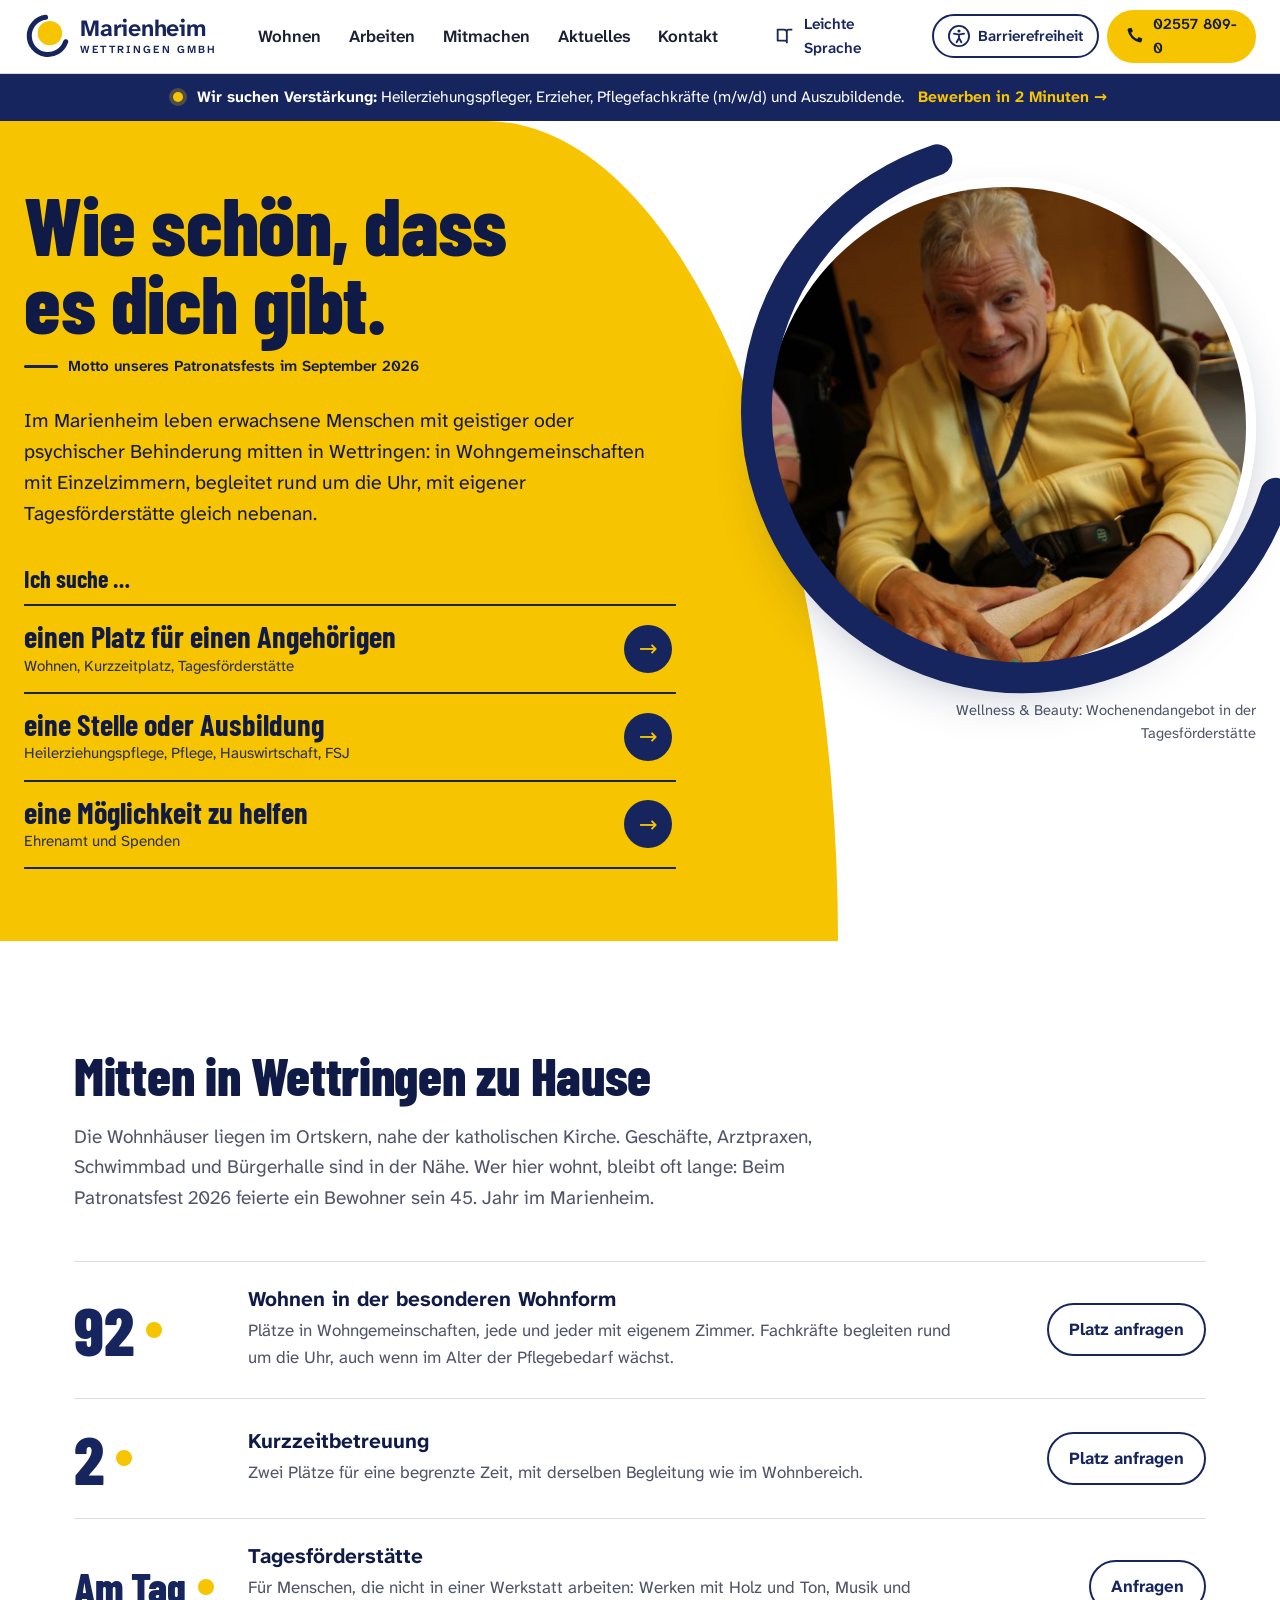
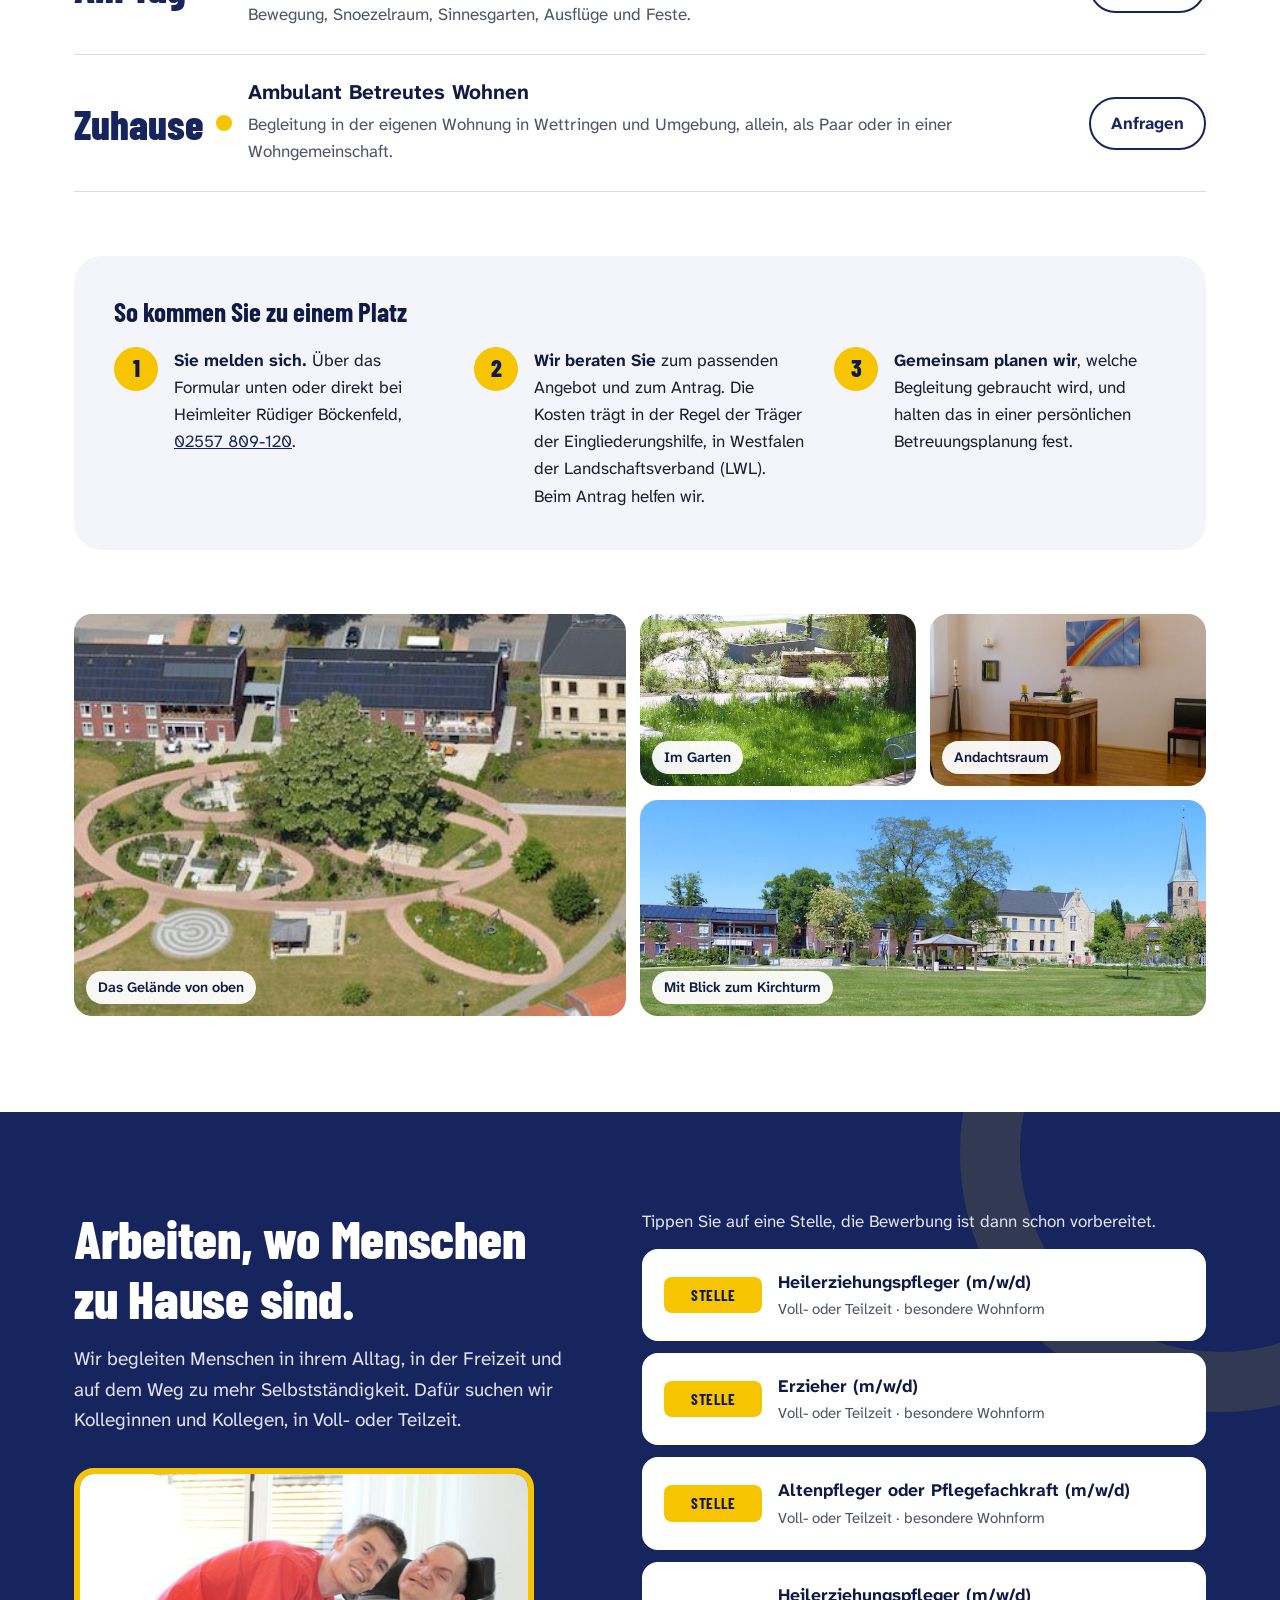
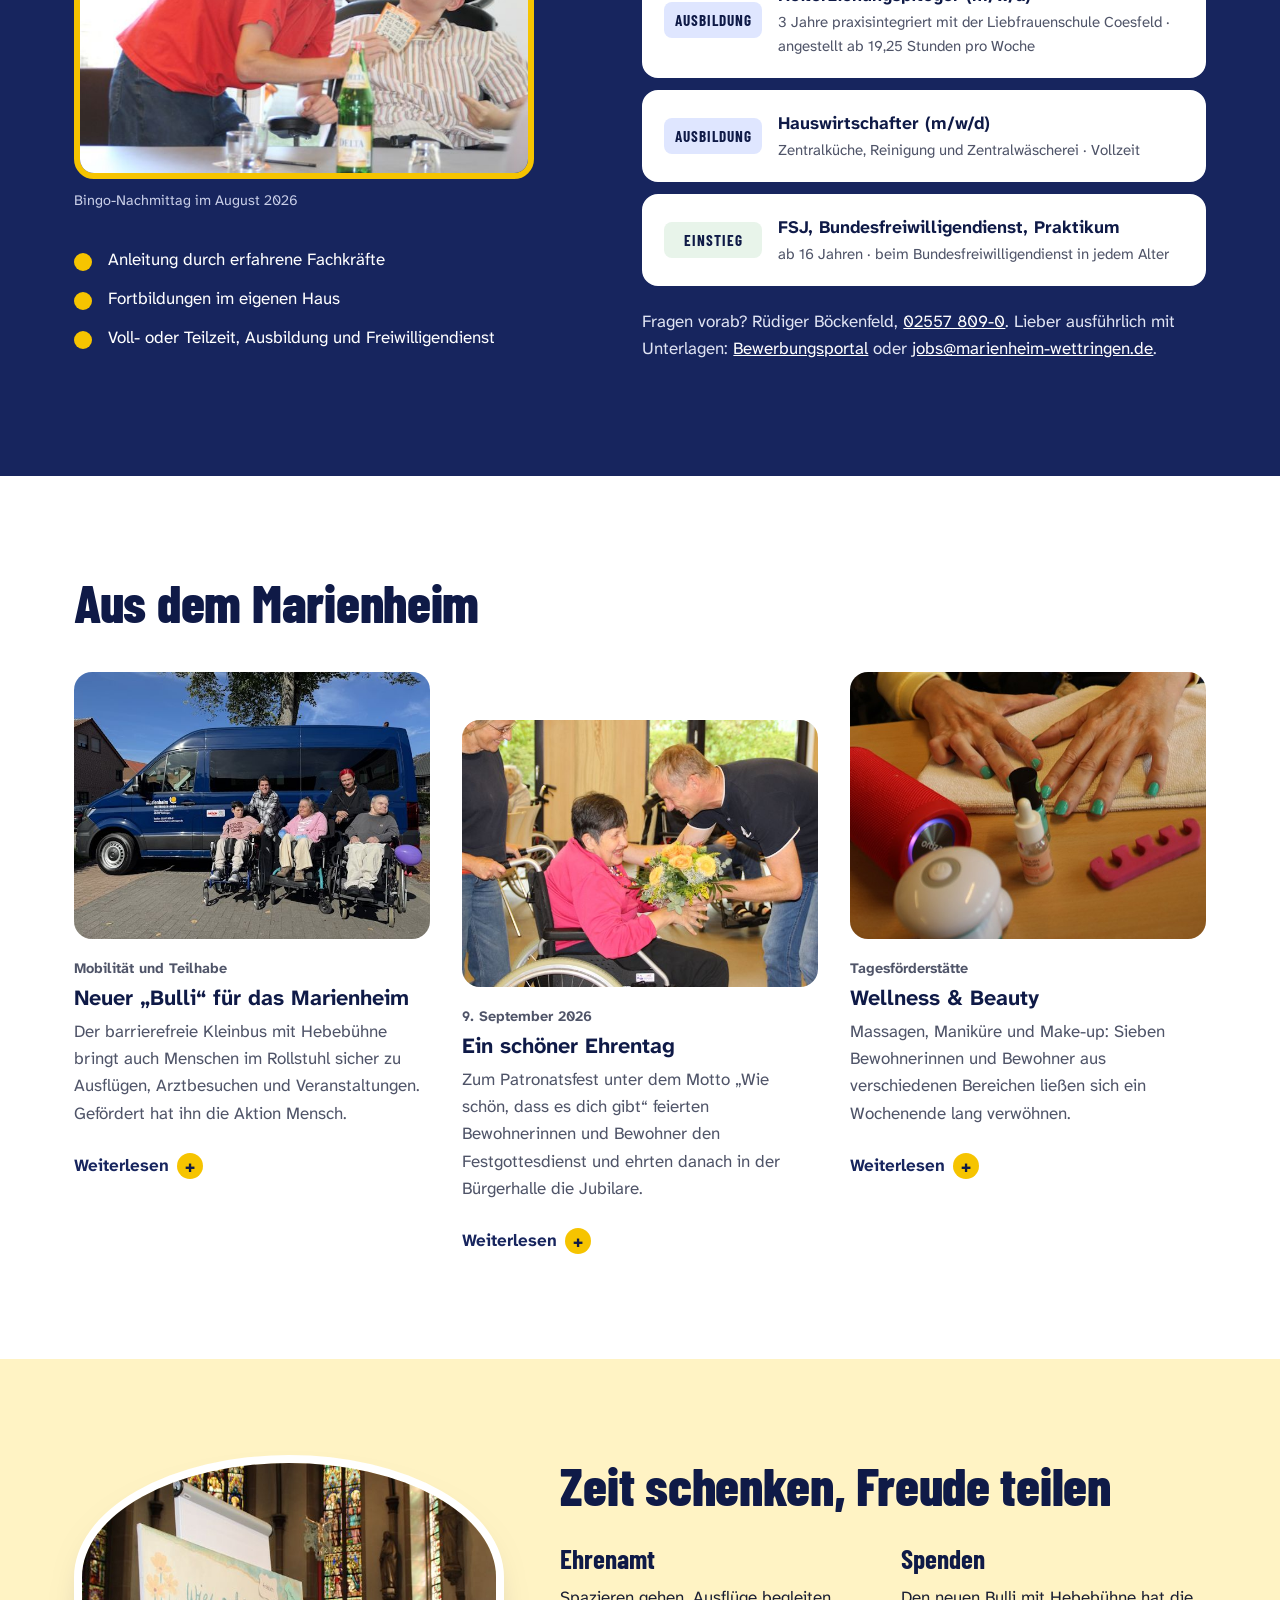
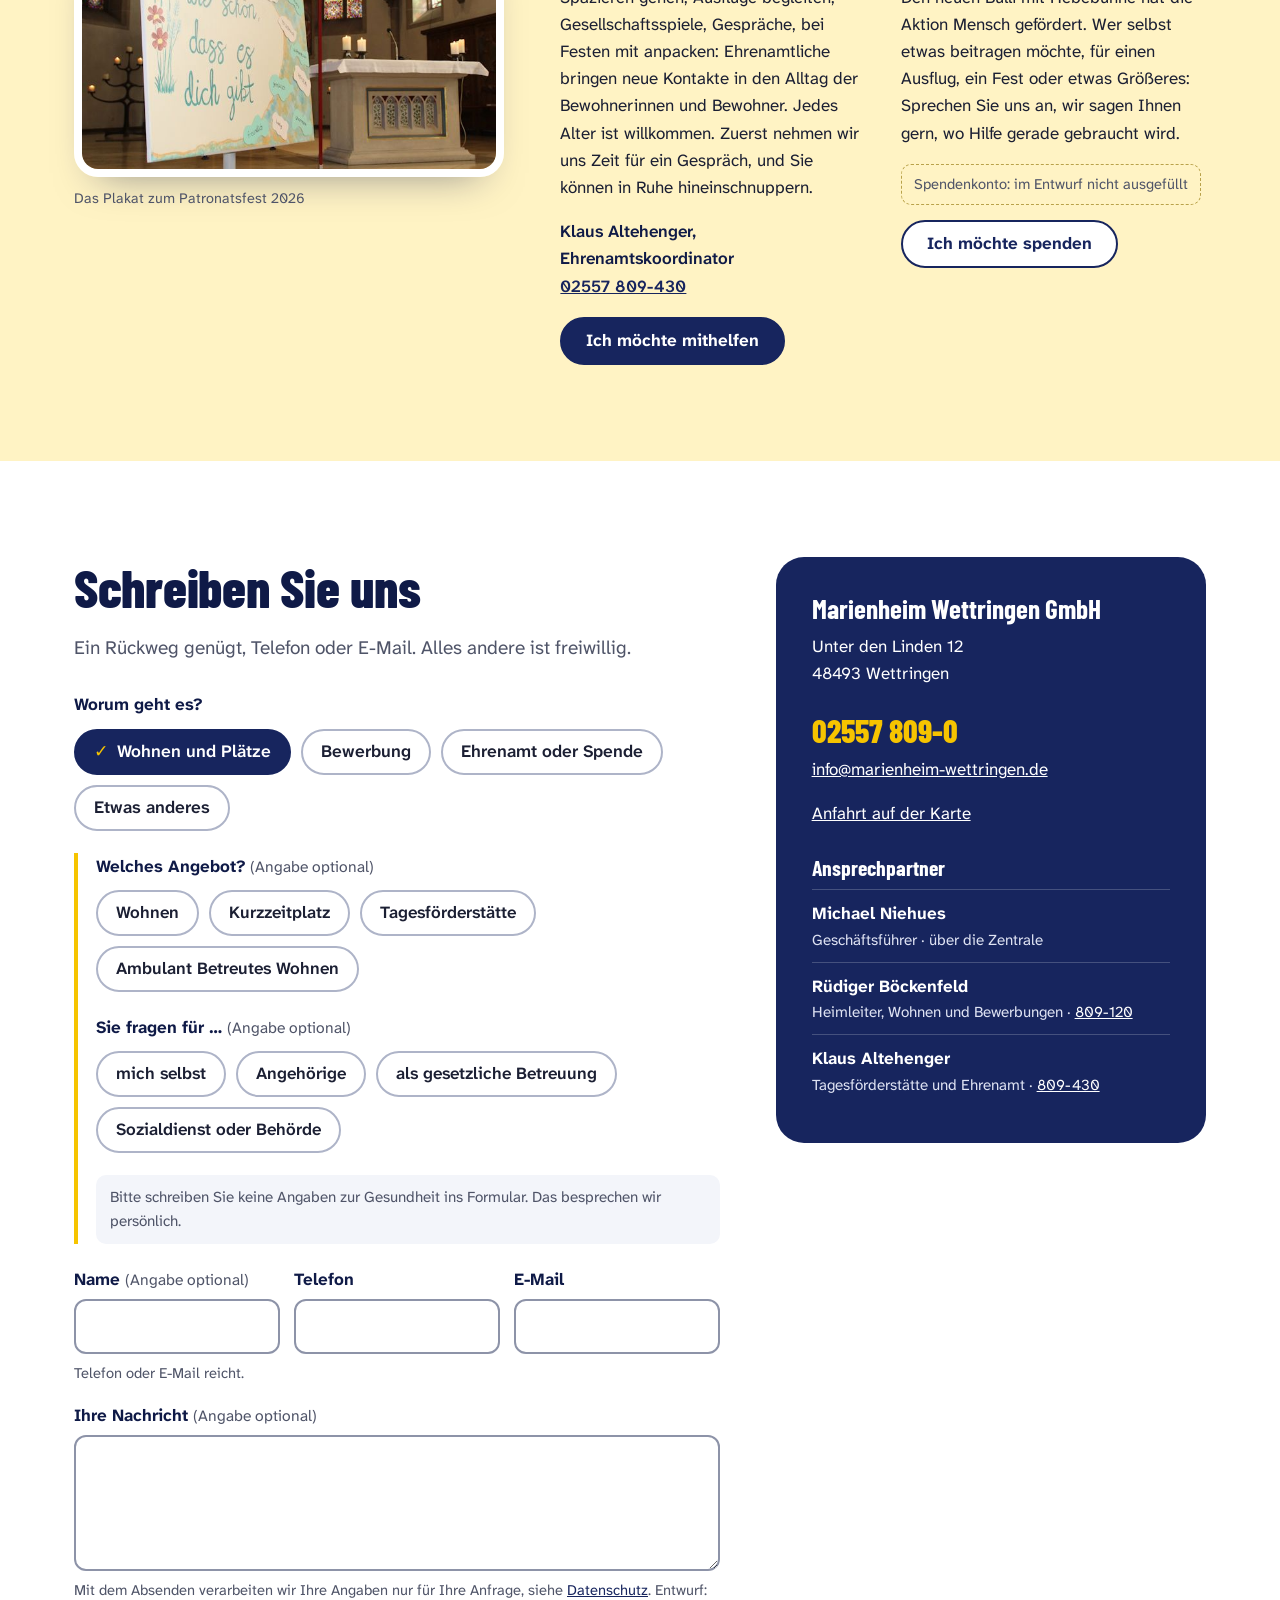
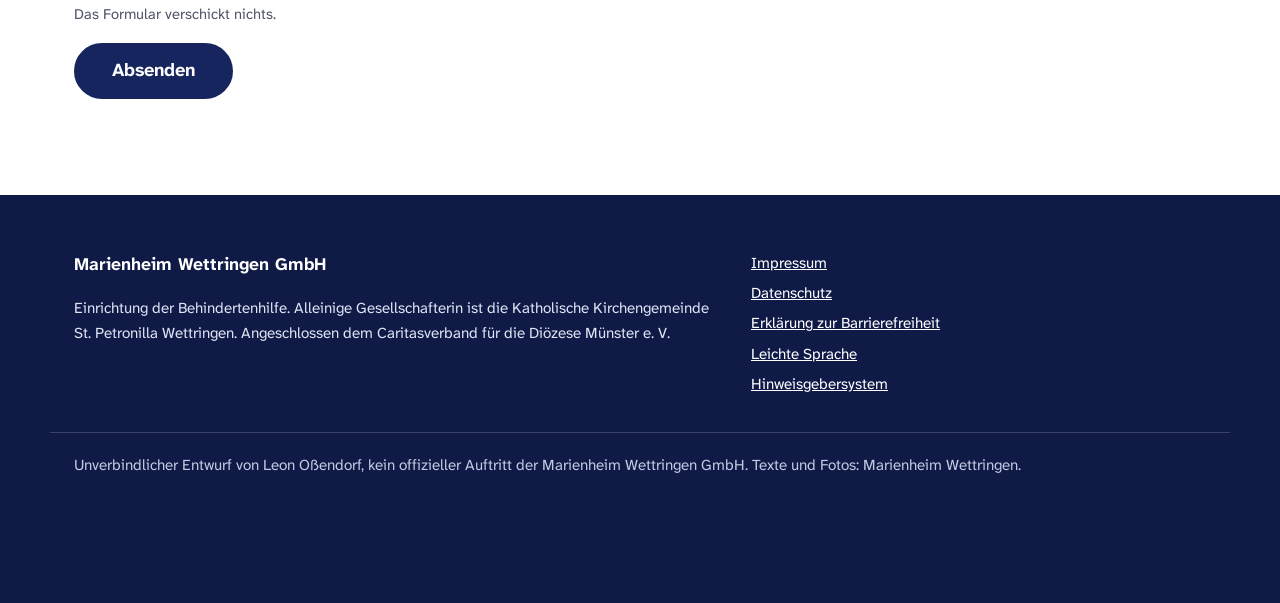
<file: index.html>
<!DOCTYPE html>
<html lang="de-DE">
<head>
<meta charset="utf-8">
<meta name="viewport" content="width=device-width, initial-scale=1">
<meta name="robots" content="noindex,nofollow">
<title>Marienheim Wettringen – Wohnen, Tagesförderstätte, Arbeiten (Entwurf)</title>
<meta name="description" content="Unverbindlicher Entwurf: Marienheim Wettringen, Einrichtung der Behindertenhilfe mitten in Wettringen.">
<link rel="preload" href="fonts/atkinson-var.woff2" as="font" type="font/woff2" crossorigin>
<link rel="preload" href="fonts/barlow-condensed-latin-800-normal.woff2" as="font" type="font/woff2" crossorigin>
<link rel="stylesheet" href="css/style.css?v=1">
<link rel="icon" href="img/favicon.svg" type="image/svg+xml">
<script>try{var a=JSON.parse(localStorage.getItem('mh-a11y')||'{}');var c=document.documentElement.classList;if(a.size)c.add('fs-'+a.size);if(a.contrast)c.add('hc');if(a.spacing)c.add('ls');if(a.motion)c.add('nomotion');}catch(e){}</script>
</head>
<body>
<a class="skip" href="#inhalt">Zum Inhalt springen</a>

<header class="kopf" id="kopf">
  <div class="kopf__in">
    <a class="logo" href="./" aria-label="Marienheim Wettringen GmbH, zur Startseite">
      <svg class="logo__zeichen" viewBox="0 0 64 64" aria-hidden="true" focusable="false">
        <circle cx="36" cy="28" r="17" fill="var(--gelb)"/>
        <path d="M30 6 A26 26 0 1 0 58 40" fill="none" stroke="var(--blau)" stroke-width="7" stroke-linecap="round"/>
      </svg>
      <span class="logo__text"><span class="logo__name">Marienheim</span><span class="logo__ort">Wettringen GmbH</span></span>
    </a>
    <nav class="hauptnav" aria-label="Hauptmenü">
      <ul>
        <li><a href="#wohnen">Wohnen</a></li>
        <li><a href="#arbeiten">Arbeiten</a></li>
        <li><a href="#mitmachen">Mitmachen</a></li>
        <li><a href="#aktuelles">Aktuelles</a></li>
        <li><a href="#kontakt">Kontakt</a></li>
      </ul>
    </nav>
    <div class="kopf__werkzeug">
      <a class="ls-link" href="leichte-sprache.html"><svg viewBox="0 0 24 24" aria-hidden="true"><path d="M4 5h7a3 3 0 0 1 3 3v11a2 2 0 0 0-2-2H4zM20 5h-4a2 2 0 0 0-2 2" fill="none" stroke="currentColor" stroke-width="2" stroke-linejoin="round"/></svg>Leichte Sprache</a>
      <button class="a11y-knopf" type="button" aria-expanded="false" aria-controls="a11y-panel">
        <svg viewBox="0 0 24 24" aria-hidden="true"><circle cx="12" cy="12" r="11" fill="none" stroke="currentColor" stroke-width="2"/><circle cx="12" cy="6.6" r="1.7" fill="currentColor"/><path d="M6.5 9.4l5.5 1.2 5.5-1.2M12 10.6v3.6l-2.6 4.6M12 14.2l2.6 4.6" fill="none" stroke="currentColor" stroke-width="2" stroke-linecap="round" stroke-linejoin="round"/></svg>
        <span>Barrierefreiheit</span>
      </button>
      <a class="tel-knopf" href="tel:+4925578090" aria-label="Anrufen: 02557 809-0"><svg viewBox="0 0 24 24" aria-hidden="true"><path d="M6.6 3.5l2.6-.6 1.6 4-2 1.5a12 12 0 0 0 6.8 6.8l1.5-2 4 1.6-.6 2.6a2 2 0 0 1-2 1.6A16.5 16.5 0 0 1 5 5.5a2 2 0 0 1 1.6-2z" fill="currentColor"/></svg><span>02557 809-0</span></a>
    </div>
  </div>

  <div class="a11y-panel" id="a11y-panel" hidden>
    <div class="a11y-panel__in">
      <h2 class="a11y-panel__titel">Seite anpassen</h2>
      <div class="a11y-gruppe" role="group" aria-label="Schriftgröße">
        <span class="a11y-label">Schriftgröße</span>
        <button type="button" data-size="" aria-pressed="true">Normal</button>
        <button type="button" data-size="1" aria-pressed="false">Größer</button>
        <button type="button" data-size="2" aria-pressed="false">Sehr groß</button>
      </div>
      <div class="a11y-gruppe">
        <button type="button" class="a11y-schalter" data-toggle="contrast" aria-pressed="false">Starker Kontrast</button>
        <button type="button" class="a11y-schalter" data-toggle="spacing" aria-pressed="false">Mehr Zeilenabstand</button>
        <button type="button" class="a11y-schalter" data-toggle="motion" aria-pressed="false">Bewegungen aus</button>
        <button type="button" class="a11y-schalter" id="vorlesen" aria-pressed="false">Seite vorlesen</button>
      </div>
      <p class="a11y-links"><a href="leichte-sprache.html">Diese Seite in Leichter Sprache</a> · <a href="barrierefreiheit.html">Erklärung zur Barrierefreiheit</a></p>
      <button type="button" class="a11y-zu" aria-label="Einstellungen schließen">Schließen</button>
    </div>
  </div>
</header>

<aside class="stellen-aside" aria-label="Stellenangebote">
<a class="stellen-band" href="#arbeiten">
  <span class="stellen-band__punkt" aria-hidden="true"></span>
  <span><strong>Wir suchen Verstärkung:</strong> Heilerziehungspfleger, Erzieher, Pflegefachkräfte (m/w/d) und Auszubildende.</span>
  <span class="stellen-band__pfeil">Bewerben in 2 Minuten <span aria-hidden="true">→</span></span>
</a>
</aside>

<main id="inhalt">

<section class="hero" aria-labelledby="hero-titel">
  <div class="hero__flaeche">
    <div class="hero__text">
      <h1 id="hero-titel" class="hero__titel">Wie schön, dass es&nbsp;dich&nbsp;gibt.</h1>
      <p class="hero__herkunft">Motto unseres Patronatsfests im September 2026</p>
      <p class="hero__lead">Im Marienheim leben erwachsene Menschen mit geistiger oder psychischer Behinderung mitten in Wettringen: in Wohngemeinschaften mit Einzelzimmern, begleitet rund um die Uhr, mit eigener Tagesförderstätte gleich nebenan.</p>

      <div class="wege">
        <p class="wege__vor" id="wege-vor">Ich suche …</p>
        <ul class="wege__liste" aria-labelledby="wege-vor">
          <li><a href="#wohnen" class="weg"><span class="weg__haupt">einen Platz für einen Angehörigen</span><span class="weg__neben">Wohnen, Kurzzeitplatz, Tagesförderstätte</span><span class="weg__pfeil" aria-hidden="true">→</span></a></li>
          <li><a href="#arbeiten" class="weg"><span class="weg__haupt">eine Stelle oder Ausbildung</span><span class="weg__neben">Heilerziehungspflege, Pflege, Hauswirtschaft, FSJ</span><span class="weg__pfeil" aria-hidden="true">→</span></a></li>
          <li><a href="#mitmachen" class="weg"><span class="weg__haupt">eine Möglichkeit zu helfen</span><span class="weg__neben">Ehrenamt und Spenden</span><span class="weg__pfeil" aria-hidden="true">→</span></a></li>
        </ul>
      </div>
    </div>
  </div>
  <figure class="hero__bild">
    <div class="hero__kreis">
      <img src="img/mensch-gelb.jpg" width="640" height="640" alt="Ein Bewohner im gelben Pullover lacht in die Kamera, vor ihm Nagellack und Pflegeutensilien.">
    </div>
    <svg class="hero__bogen" viewBox="0 0 400 400" aria-hidden="true" focusable="false"><path d="M150 12 A190 190 0 1 0 392 250" fill="none" stroke="var(--blau)" stroke-width="22" stroke-linecap="round" pathLength="1"/></svg>
    <figcaption>Wellness &amp; Beauty: Wochenendangebot in der Tagesförderstätte</figcaption>
  </figure>
</section>

<section class="wohnen" id="wohnen" aria-labelledby="wohnen-titel">
  <div class="rahmen">
    <div class="wohnen__kopf">
      <h2 id="wohnen-titel" class="titel">Mitten in Wettringen zu&nbsp;Hause</h2>
      <p class="einleitung">Die Wohnhäuser liegen im Ortskern, nahe der katholischen Kirche. Geschäfte, Arztpraxen, Schwimmbad und Bürgerhalle sind in der Nähe. Wer hier wohnt, bleibt oft lange: Beim Patronatsfest 2026 feierte ein Bewohner sein 45.&nbsp;Jahr im Marienheim.</p>
    </div>

    <ol class="angebote">
      <li class="angebot zeige">
        <span class="angebot__zahl">92</span>
        <div class="angebot__text">
          <h3>Wohnen in der besonderen Wohnform</h3>
          <p>Plätze in Wohngemeinschaften, jede und jeder mit eigenem Zimmer. Fachkräfte begleiten rund um die Uhr, auch wenn im Alter der Pflegebedarf wächst.</p>
        </div>
        <a class="angebot__knopf" href="#kontakt" data-weiche="wohnen" data-wahl="Besondere Wohnform">Platz anfragen</a>
      </li>
      <li class="angebot zeige">
        <span class="angebot__zahl">2</span>
        <div class="angebot__text">
          <h3>Kurzzeitbetreuung</h3>
          <p>Zwei Plätze für eine begrenzte Zeit, mit derselben Begleitung wie im Wohnbereich.</p>
        </div>
        <a class="angebot__knopf" href="#kontakt" data-weiche="wohnen" data-wahl="Kurzzeitbetreuung">Platz anfragen</a>
      </li>
      <li class="angebot zeige">
        <span class="angebot__zahl angebot__zahl--wort" aria-hidden="true">Am Tag</span>
        <div class="angebot__text">
          <h3>Tagesförderstätte</h3>
          <p>Für Menschen, die nicht in einer Werkstatt arbeiten: Werken mit Holz und Ton, Musik und Bewegung, Snoezelraum, Sinnesgarten, Ausflüge und Feste.</p>
        </div>
        <a class="angebot__knopf" href="#kontakt" data-weiche="wohnen" data-wahl="Tagesförderstätte">Anfragen</a>
      </li>
      <li class="angebot zeige">
        <span class="angebot__zahl angebot__zahl--wort" aria-hidden="true">Zuhause</span>
        <div class="angebot__text">
          <h3>Ambulant Betreutes Wohnen</h3>
          <p>Begleitung in der eigenen Wohnung in Wettringen und Umgebung, allein, als Paar oder in einer Wohngemeinschaft.</p>
        </div>
        <a class="angebot__knopf" href="#kontakt" data-weiche="wohnen" data-wahl="Ambulant Betreutes Wohnen">Anfragen</a>
      </li>
    </ol>

    <div class="weg-zum-platz zeige">
      <h3 class="untertitel">So kommen Sie zu einem Platz</h3>
      <ol class="schritte">
        <li><span class="schritte__nr">1</span><div><strong>Sie melden sich.</strong> Über das Formular unten oder direkt bei Heimleiter Rüdiger Böckenfeld, <a href="tel:+492557809120">02557&nbsp;809-120</a>.</div></li>
        <li><span class="schritte__nr">2</span><div><strong>Wir beraten Sie</strong> zum passenden Angebot und zum Antrag. Die Kosten trägt in der Regel der Träger der Eingliederungshilfe, in Westfalen der Landschaftsverband (LWL). Beim Antrag helfen wir.</div></li>
        <li><span class="schritte__nr">3</span><div><strong>Gemeinsam planen wir</strong>, welche Begleitung gebraucht wird, und halten das in einer persönlichen Betreuungsplanung fest.</div></li>
      </ol>
    </div>

    <div class="gelaende" aria-label="Bilder vom Gelände">
      <figure class="gelaende__gross zeige"><img src="img/luftbild.jpg" width="892" height="310" loading="lazy" alt="Luftbild: Wohnhäuser rund um einen Garten mit kreisförmig angelegten Wegen."><figcaption>Das Gelände von oben</figcaption></figure>
      <figure class="zeige"><img src="img/sinnesgarten.jpg" width="892" height="310" loading="lazy" alt="Gewundener Weg mit Bank zwischen Bäumen und Beeten."><figcaption>Im Garten</figcaption></figure>
      <figure class="zeige"><img src="img/kapelle.jpg" width="892" height="310" loading="lazy" alt="Heller Andachtsraum mit Holzaltar, Kerze und einem Regenbogenbild an der Wand."><figcaption>Andachtsraum</figcaption></figure>
      <figure class="zeige"><img src="img/gelaende-kirche.jpg" width="892" height="310" loading="lazy" alt="Rasenfläche mit Wohnhäusern und Pavillon, im Hintergrund der Kirchturm."><figcaption>Mit Blick zum Kirchturm</figcaption></figure>
    </div>
  </div>
</section>

<section class="arbeiten" id="arbeiten" aria-labelledby="arbeiten-titel">
  <div class="rahmen arbeiten__raster">
    <div class="arbeiten__kopf">
      <h2 id="arbeiten-titel" class="titel titel--hell">Arbeiten, wo Menschen zu&nbsp;Hause sind.</h2>
      <p class="einleitung einleitung--hell">Wir begleiten Menschen in ihrem Alltag, in der Freizeit und auf dem Weg zu mehr Selbstständigkeit. Dafür suchen wir Kolleginnen und Kollegen, in Voll- oder Teilzeit.</p>
      <figure class="arbeiten__bild zeige">
        <img src="img/bingo.jpg" width="640" height="427" loading="lazy" alt="Ein Mitarbeiter im roten Shirt und ein Bewohner im Rollstuhl jubeln gemeinsam mit einer Bingo-Karte.">
        <figcaption>Bingo-Nachmittag im August 2026</figcaption>
      </figure>
      <ul class="was-wir-bieten">
        <li>Anleitung durch erfahrene Fachkräfte</li>
        <li>Fortbildungen im eigenen Haus</li>
        <li>Voll- oder Teilzeit, Ausbildung und Freiwilligendienst</li>
      </ul>
    </div>

    <div class="stellen">
      <p class="stellen__hinweis">Tippen Sie auf eine Stelle, die Bewerbung ist dann schon vorbereitet.</p>
      <ul class="stellen__liste">
        <li><a href="#kontakt" class="stelle" data-weiche="bewerbung" data-wahl="Heilerziehungspfleger (m/w/d)"><span class="stelle__art">Stelle</span><span class="stelle__name">Heilerziehungspfleger (m/w/d)</span><span class="stelle__info">Voll- oder Teilzeit · besondere Wohnform</span></a></li>
        <li><a href="#kontakt" class="stelle" data-weiche="bewerbung" data-wahl="Erzieher (m/w/d)"><span class="stelle__art">Stelle</span><span class="stelle__name">Erzieher (m/w/d)</span><span class="stelle__info">Voll- oder Teilzeit · besondere Wohnform</span></a></li>
        <li><a href="#kontakt" class="stelle" data-weiche="bewerbung" data-wahl="Altenpfleger oder Pflegefachkraft (m/w/d)"><span class="stelle__art">Stelle</span><span class="stelle__name">Altenpfleger oder Pflegefachkraft (m/w/d)</span><span class="stelle__info">Voll- oder Teilzeit · besondere Wohnform</span></a></li>
        <li><a href="#kontakt" class="stelle stelle--aus" data-weiche="bewerbung" data-wahl="Ausbildung Heilerziehungspflege"><span class="stelle__art">Ausbildung</span><span class="stelle__name">Heilerziehungspfleger (m/w/d)</span><span class="stelle__info">3 Jahre praxisintegriert mit der Liebfrauenschule Coesfeld · angestellt ab 19,25 Stunden pro Woche</span></a></li>
        <li><a href="#kontakt" class="stelle stelle--aus" data-weiche="bewerbung" data-wahl="Ausbildung Hauswirtschaft"><span class="stelle__art">Ausbildung</span><span class="stelle__name">Hauswirtschafter (m/w/d)</span><span class="stelle__info">Zentralküche, Reinigung und Zentralwäscherei · Vollzeit</span></a></li>
        <li><a href="#kontakt" class="stelle stelle--frei" data-weiche="bewerbung" data-wahl="FSJ, Bundesfreiwilligendienst oder Praktikum"><span class="stelle__art">Einstieg</span><span class="stelle__name">FSJ, Bundesfreiwilligendienst, Praktikum</span><span class="stelle__info">ab 16 Jahren · beim Bundesfreiwilligendienst in jedem Alter</span></a></li>
      </ul>
      <p class="stellen__fuss">Fragen vorab? Rüdiger Böckenfeld, <a href="tel:+4925578090">02557&nbsp;809-0</a>. Lieber ausführlich mit Unterlagen: <a href="https://bewerbung.sozialjob24.de/#/stelle/c401d3a0-cec9-464c-9f11-5a39c66523ba" rel="noopener">Bewerbungsportal</a> oder <a href="mailto:jobs@marienheim-wettringen.de">jobs@marienheim-wettringen.de</a>.</p>
    </div>
  </div>
</section>

<section class="aktuelles" id="aktuelles" aria-labelledby="aktuelles-titel">
  <div class="rahmen">
    <h2 id="aktuelles-titel" class="titel">Aus dem Marienheim</h2>
    <div class="beitraege">
      <article class="beitrag zeige">
        <img src="img/bulli.jpg" width="640" height="480" loading="lazy" alt="Drei Bewohnerinnen und Bewohner im Rollstuhl und zwei Begleiter vor dem neuen blauen Kleinbus.">
        <div class="beitrag__text">
          <p class="beitrag__marke">Mobilität und Teilhabe</p>
          <h3>Neuer „Bulli“ für das Marienheim</h3>
          <p>Der barrierefreie Kleinbus mit Hebebühne bringt auch Menschen im Rollstuhl sicher zu Ausflügen, Arztbesuchen und Veranstaltungen. Gefördert hat ihn die Aktion Mensch.</p>
          <details>
            <summary>Weiterlesen</summary>
            <p>„Der neue Bulli ist für uns weit mehr als nur ein Fortbewegungsmittel“, sagt Geschäftsführer Michael Niehues. „Er schenkt den uns anvertrauten Menschen Flexibilität und sorgt dafür, dass sie mitten im Leben stehen können. Ein herzlicher Dank gilt der Aktion Mensch, ohne deren Unterstützung dieses Projekt nicht realisierbar gewesen wäre.“</p>
          </details>
        </div>
      </article>
      <article class="beitrag zeige">
        <img src="img/patronatsfest.jpg" width="640" height="539" loading="lazy" alt="Heimleiter Rüdiger Böckenfeld überreicht einer Bewohnerin im Rollstuhl einen Blumenstrauß.">
        <div class="beitrag__text">
          <p class="beitrag__marke">9. September 2026</p>
          <h3>Ein schöner Ehrentag</h3>
          <p>Zum Patronatsfest unter dem Motto „Wie schön, dass es dich gibt“ feierten Bewohnerinnen und Bewohner den Festgottesdienst und ehrten danach in der Bürgerhalle die Jubilare.</p>
          <details>
            <summary>Weiterlesen</summary>
            <p>Ein ganz besonderes Jubiläum: Ein Bewohner lebt seit 45 Jahren im Marienheim und hat hier ein echtes Zuhause gefunden. Heimleiter Rüdiger Böckenfeld gratulierte allen Jubilaren und überreichte Blumensträuße.</p>
          </details>
        </div>
      </article>
      <article class="beitrag zeige">
        <img src="img/wellness-haende.jpg" width="640" height="427" loading="lazy" alt="Frisch lackierte türkise Fingernägel, daneben Nagellack und ein Zehenspreizer.">
        <div class="beitrag__text">
          <p class="beitrag__marke">Tagesförderstätte</p>
          <h3>Wellness &amp; Beauty</h3>
          <p>Massagen, Maniküre und Make-up: Sieben Bewohnerinnen und Bewohner aus verschiedenen Bereichen ließen sich ein Wochenende lang verwöhnen.</p>
          <details>
            <summary>Weiterlesen</summary>
            <p>In ruhiger und geschützter Atmosphäre ging es um die kleinen Dinge des Alltags, die sonst zu kurz kommen. Einfach mal fallen lassen, zusammen lachen und entspannen tut nachhaltig gut.</p>
          </details>
        </div>
      </article>
    </div>
  </div>
</section>

<section class="mitmachen" id="mitmachen" aria-labelledby="mitmachen-titel">
  <div class="rahmen mitmachen__raster">
    <figure class="mitmachen__bild zeige">
      <img src="img/motto.jpg" width="640" height="473" loading="lazy" alt="Handgemaltes Plakat mit dem Satz „Wie schön, dass es dich gibt“ neben dem Altar.">
      <figcaption>Das Plakat zum Patronatsfest 2026</figcaption>
    </figure>
    <div class="mitmachen__text">
      <h2 id="mitmachen-titel" class="titel">Zeit schenken, Freude teilen</h2>
      <div class="mitmachen__spalten">
        <div class="zeige">
          <h3 class="untertitel">Ehrenamt</h3>
          <p>Spazieren gehen, Ausflüge begleiten, Gesellschaftsspiele, Gespräche, bei Festen mit anpacken: Ehrenamtliche bringen neue Kontakte in den Alltag der Bewohnerinnen und Bewohner. Jedes Alter ist willkommen. Zuerst nehmen wir uns Zeit für ein Gespräch, und Sie können in Ruhe hineinschnuppern.</p>
          <p class="ansprech">Klaus Altehenger, Ehrenamtskoordinator<br><a href="tel:+492557809430">02557 809-430</a></p>
          <a class="knopf" href="#kontakt" data-weiche="ehrenamt" data-wahl="Ehrenamt">Ich möchte mithelfen</a>
        </div>
        <div class="zeige">
          <h3 class="untertitel">Spenden</h3>
          <p>Den neuen Bulli mit Hebebühne hat die Aktion Mensch gefördert. Wer selbst etwas beitragen möchte, für einen Ausflug, ein Fest oder etwas Größeres: Sprechen Sie uns an, wir sagen Ihnen gern, wo Hilfe gerade gebraucht wird.</p>
          <p class="platzhalter">Spendenkonto: im Entwurf nicht ausgefüllt</p>
          <a class="knopf knopf--rand" href="#kontakt" data-weiche="ehrenamt" data-wahl="Spende">Ich möchte spenden</a>
        </div>
      </div>
    </div>
  </div>
</section>

<section class="kontakt" id="kontakt" aria-labelledby="kontakt-titel">
  <div class="rahmen kontakt__raster">
    <div class="formular-box">
      <h2 id="kontakt-titel" class="titel">Schreiben Sie uns</h2>
      <p class="einleitung">Ein Rückweg genügt, Telefon oder E-Mail. Alles andere ist freiwillig.</p>

      <form class="formular" id="formular" novalidate>
        <fieldset class="weiche">
          <legend>Worum geht es?</legend>
          <div class="chips" role="radiogroup">
            <label class="chip"><input type="radio" name="weiche" value="wohnen" checked><span>Wohnen und Plätze</span></label>
            <label class="chip"><input type="radio" name="weiche" value="bewerbung"><span>Bewerbung</span></label>
            <label class="chip"><input type="radio" name="weiche" value="ehrenamt"><span>Ehrenamt oder Spende</span></label>
            <label class="chip"><input type="radio" name="weiche" value="anderes"><span>Etwas anderes</span></label>
          </div>
        </fieldset>

        <div class="zweig" data-zweig="wohnen">
          <fieldset>
            <legend>Welches Angebot? <span class="opt">(Angabe optional)</span></legend>
            <div class="chips">
              <label class="chip"><input type="checkbox" name="angebot" value="Besondere Wohnform"><span>Wohnen</span></label>
              <label class="chip"><input type="checkbox" name="angebot" value="Kurzzeitbetreuung"><span>Kurzzeitplatz</span></label>
              <label class="chip"><input type="checkbox" name="angebot" value="Tagesförderstätte"><span>Tagesförderstätte</span></label>
              <label class="chip"><input type="checkbox" name="angebot" value="Ambulant Betreutes Wohnen"><span>Ambulant Betreutes Wohnen</span></label>
            </div>
          </fieldset>
          <fieldset>
            <legend>Sie fragen für … <span class="opt">(Angabe optional)</span></legend>
            <div class="chips">
              <label class="chip"><input type="radio" name="fuer" value="mich selbst"><span>mich selbst</span></label>
              <label class="chip"><input type="radio" name="fuer" value="Angehörige"><span>Angehörige</span></label>
              <label class="chip"><input type="radio" name="fuer" value="gesetzliche Betreuung"><span>als gesetzliche Betreuung</span></label>
              <label class="chip"><input type="radio" name="fuer" value="Sozialdienst oder Behörde"><span>Sozialdienst oder Behörde</span></label>
            </div>
          </fieldset>
          <p class="formular__hinweis">Bitte schreiben Sie keine Angaben zur Gesundheit ins Formular. Das besprechen wir persönlich.</p>
        </div>

        <div class="zweig" data-zweig="bewerbung" hidden>
          <fieldset>
            <legend>Welche Stelle? <span class="opt">(Angabe optional)</span></legend>
            <div class="chips">
              <label class="chip"><input type="radio" name="stelle" value="Heilerziehungspfleger (m/w/d)"><span>Heilerziehungspflege</span></label>
              <label class="chip"><input type="radio" name="stelle" value="Erzieher (m/w/d)"><span>Erzieher</span></label>
              <label class="chip"><input type="radio" name="stelle" value="Altenpfleger oder Pflegefachkraft (m/w/d)"><span>Pflegefachkraft</span></label>
              <label class="chip"><input type="radio" name="stelle" value="Ausbildung Heilerziehungspflege"><span>Ausbildung HEP</span></label>
              <label class="chip"><input type="radio" name="stelle" value="Ausbildung Hauswirtschaft"><span>Ausbildung Hauswirtschaft</span></label>
              <label class="chip"><input type="radio" name="stelle" value="FSJ, Bundesfreiwilligendienst oder Praktikum"><span>FSJ, BFD, Praktikum</span></label>
              <label class="chip"><input type="radio" name="stelle" value="Initiativbewerbung"><span>Initiativ</span></label>
            </div>
          </fieldset>
          <fieldset>
            <legend>Wie viel möchten Sie arbeiten? <span class="opt">(Angabe optional)</span></legend>
            <div class="chips">
              <label class="chip"><input type="radio" name="umfang" value="Vollzeit"><span>Vollzeit</span></label>
              <label class="chip"><input type="radio" name="umfang" value="Teilzeit"><span>Teilzeit</span></label>
              <label class="chip"><input type="radio" name="umfang" value="noch offen"><span>Weiß ich noch nicht</span></label>
            </div>
          </fieldset>
          <div class="feld">
            <label for="datei">Lebenslauf oder Zeugnis <span class="opt">(Angabe optional)</span></label>
            <input type="file" id="datei" name="datei" accept=".pdf,.jpg,.jpeg,.png,.doc,.docx">
          </div>
        </div>

        <div class="zweig" data-zweig="ehrenamt" hidden>
          <fieldset>
            <legend>Was interessiert Sie? <span class="opt">(Angabe optional)</span></legend>
            <div class="chips">
              <label class="chip"><input type="checkbox" name="interesse" value="Ehrenamt"><span>Ehrenamt</span></label>
              <label class="chip"><input type="checkbox" name="interesse" value="Ausflüge begleiten"><span>Ausflüge begleiten</span></label>
              <label class="chip"><input type="checkbox" name="interesse" value="Spiele und Gespräche"><span>Spiele und Gespräche</span></label>
              <label class="chip"><input type="checkbox" name="interesse" value="Feste"><span>Bei Festen helfen</span></label>
              <label class="chip"><input type="checkbox" name="interesse" value="Spende"><span>Spende</span></label>
            </div>
          </fieldset>
        </div>

        <div class="felder">
          <div class="feld">
            <label for="name">Name <span class="opt">(Angabe optional)</span></label>
            <input type="text" id="name" name="name" autocomplete="name">
          </div>
          <div class="feld">
            <label for="tel">Telefon</label>
            <input type="tel" id="tel" name="tel" autocomplete="tel" inputmode="tel" aria-describedby="rueckweg-hinweis">
          </div>
          <div class="feld">
            <label for="mail">E-Mail</label>
            <input type="email" id="mail" name="mail" autocomplete="email" aria-describedby="rueckweg-hinweis">
          </div>
        </div>
        <p class="formular__klein" id="rueckweg-hinweis">Telefon oder E-Mail reicht.</p>
        <p class="formular__fehler" id="fehler" role="alert" hidden>Bitte geben Sie eine Telefonnummer oder eine E-Mail-Adresse an, damit wir antworten können.</p>

        <div class="feld">
          <label for="nachricht">Ihre Nachricht <span class="opt">(Angabe optional)</span></label>
          <textarea id="nachricht" name="nachricht" rows="4"></textarea>
        </div>

        <p class="formular__klein">Mit dem Absenden verarbeiten wir Ihre Angaben nur für Ihre Anfrage, siehe <a href="datenschutz.html">Datenschutz</a>. Entwurf: Das Formular verschickt nichts.</p>
        <button class="knopf knopf--gross" type="submit">Absenden</button>
      </form>

      <div class="danke" id="danke" hidden tabindex="-1">
        <svg viewBox="0 0 64 64" aria-hidden="true"><circle cx="32" cy="32" r="30" fill="var(--gelb)"/><path d="M19 33l9 9 17-19" fill="none" stroke="var(--blau)" stroke-width="5" stroke-linecap="round" stroke-linejoin="round"/></svg>
        <h3>Danke, das ist angekommen.</h3>
        <p id="danke-text"></p>
        <p class="danke__entwurf">Entwurf: Es wurde nichts versendet.</p>
        <button type="button" class="knopf knopf--rand" id="nochmal">Neue Nachricht</button>
      </div>
    </div>

    <div class="kontaktdaten">
      <h3 class="untertitel">Marienheim Wettringen GmbH</h3>
      <p>Unter den Linden 12<br>48493 Wettringen</p>
      <p><a class="gross-link" href="tel:+4925578090">02557 809-0</a><br><a href="mailto:info@marienheim-wettringen.de">info@marienheim-wettringen.de</a></p>
      <p><a href="https://www.openstreetmap.org/search?query=Unter%20den%20Linden%2012%2C%2048493%20Wettringen" rel="noopener">Anfahrt auf der Karte</a></p>
      <h3 class="untertitel untertitel--klein">Ansprechpartner</h3>
      <dl class="personen">
        <div><dt>Michael Niehues</dt><dd>Geschäftsführer · über die Zentrale</dd></div>
        <div><dt>Rüdiger Böckenfeld</dt><dd>Heimleiter, Wohnen und Bewerbungen · <a href="tel:+492557809120" class="nowrap">809-120</a></dd></div>
        <div><dt>Klaus Altehenger</dt><dd>Tagesförderstätte und Ehrenamt · <a href="tel:+492557809430" class="nowrap">809-430</a></dd></div>
      </dl>
    </div>
  </div>
</section>

</main>

<footer class="fuss">
  <div class="rahmen fuss__raster">
    <div>
      <p class="fuss__name">Marienheim Wettringen GmbH</p>
      <p>Einrichtung der Behindertenhilfe. Alleinige Gesellschafterin ist die Katholische Kirchengemeinde St.&nbsp;Petronilla Wettringen. Angeschlossen dem Caritasverband für die Diözese Münster e.&nbsp;V.</p>
    </div>
    <ul class="fuss__links">
      <li><a href="impressum.html">Impressum</a></li>
      <li><a href="datenschutz.html">Datenschutz</a></li>
      <li><a href="barrierefreiheit.html">Erklärung zur Barrierefreiheit</a></li>
      <li><a href="leichte-sprache.html">Leichte Sprache</a></li>
      <li><a href="https://marienheim-wettringen.interne-meldestelle.de/" rel="noopener">Hinweisgebersystem</a></li>
    </ul>
  </div>
  <div class="rahmen fuss__entwurf">
    <p>Unverbindlicher Entwurf von Leon Oßendorf, kein offizieller Auftritt der Marienheim Wettringen GmbH. Texte und Fotos: Marienheim Wettringen.</p>
  </div>
</footer>

<nav class="handyleiste" aria-label="Schnellkontakt">
  <a href="tel:+4925578090">Anrufen</a>
  <a href="#kontakt">Schreiben</a>
  <a href="#arbeiten">Bewerben</a>
</nav>

<script src="js/main.js?v=1" defer></script>
</body>
</html>
</file>
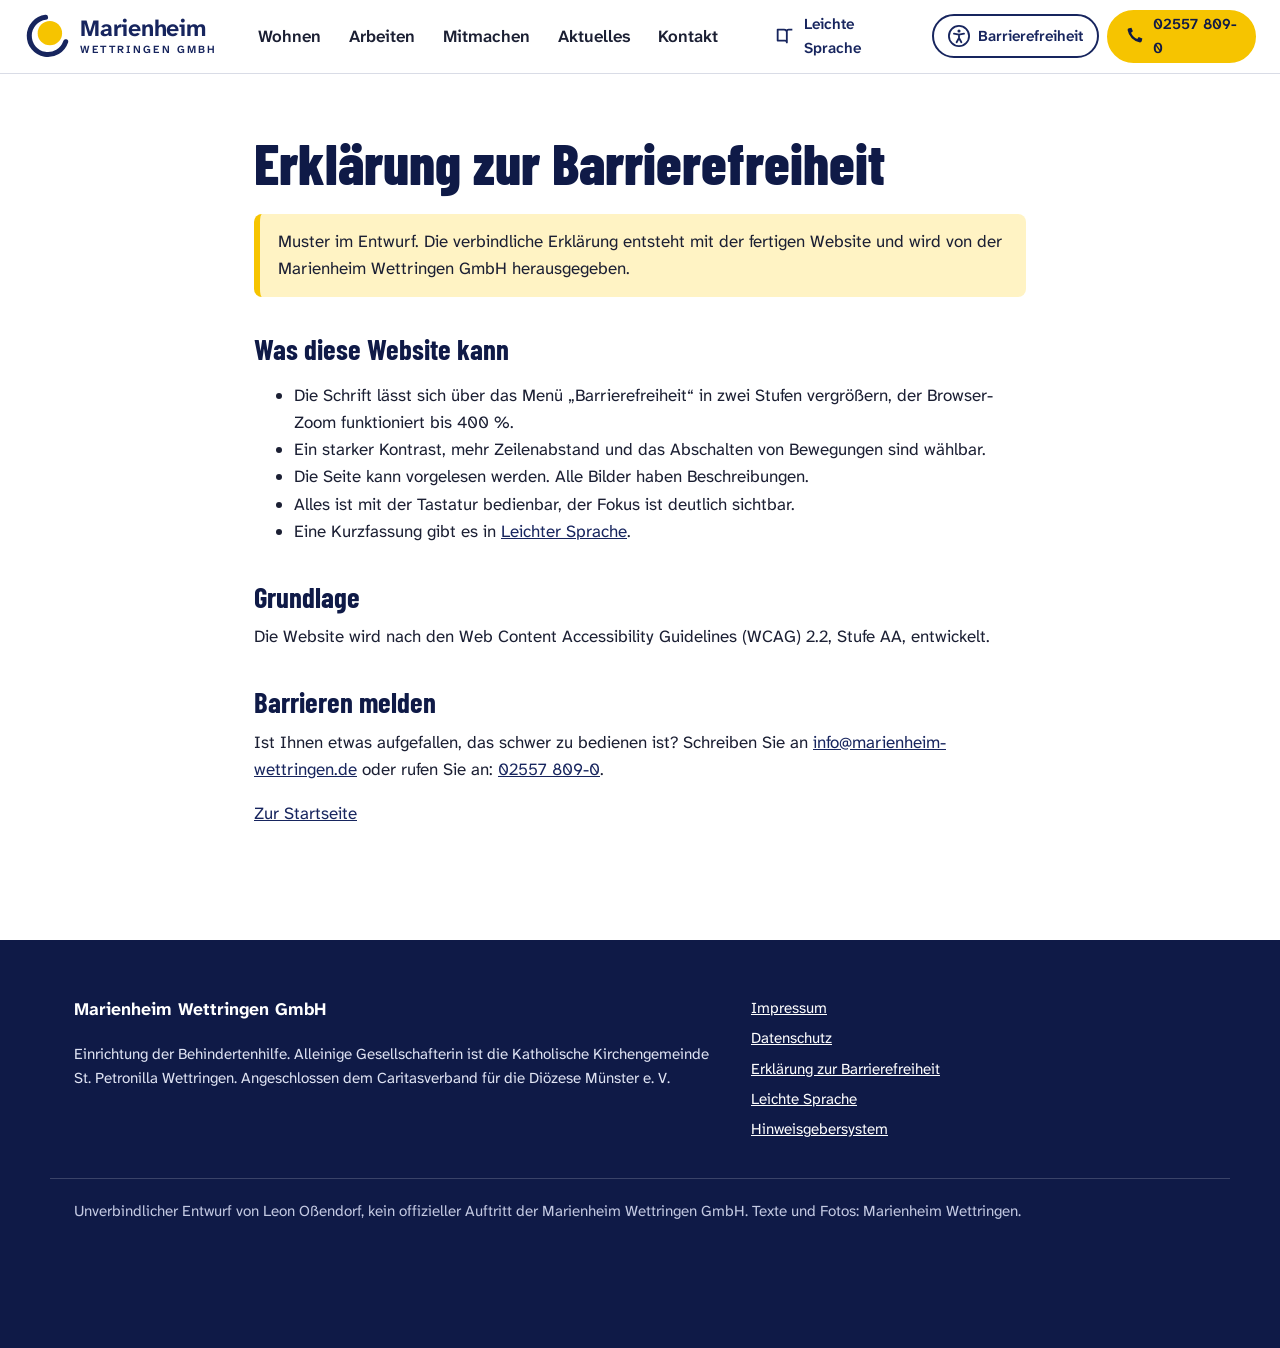
<file: barrierefreiheit.html>
<!DOCTYPE html>
<html lang="de-DE">
<head>
<meta charset="utf-8">
<meta name="viewport" content="width=device-width, initial-scale=1">
<meta name="robots" content="noindex,nofollow">
<title>Erklärung zur Barrierefreiheit – Marienheim Wettringen (Entwurf)</title>
<meta name="description" content="Unverbindlicher Entwurf: Marienheim Wettringen, Einrichtung der Behindertenhilfe mitten in Wettringen.">
<link rel="preload" href="fonts/atkinson-var.woff2" as="font" type="font/woff2" crossorigin>
<link rel="preload" href="fonts/barlow-condensed-latin-800-normal.woff2" as="font" type="font/woff2" crossorigin>
<link rel="stylesheet" href="css/style.css?v=1">
<link rel="icon" href="img/favicon.svg" type="image/svg+xml">
<script>try{var a=JSON.parse(localStorage.getItem('mh-a11y')||'{}');var c=document.documentElement.classList;if(a.size)c.add('fs-'+a.size);if(a.contrast)c.add('hc');if(a.spacing)c.add('ls');if(a.motion)c.add('nomotion');}catch(e){}</script>
</head>
<body>
<a class="skip" href="#inhalt">Zum Inhalt springen</a>

<header class="kopf" id="kopf">
  <div class="kopf__in">
    <a class="logo" href="./" aria-label="Marienheim Wettringen GmbH, zur Startseite">
      <svg class="logo__zeichen" viewBox="0 0 64 64" aria-hidden="true" focusable="false">
        <circle cx="36" cy="28" r="17" fill="var(--gelb)"/>
        <path d="M30 6 A26 26 0 1 0 58 40" fill="none" stroke="var(--blau)" stroke-width="7" stroke-linecap="round"/>
      </svg>
      <span class="logo__text"><span class="logo__name">Marienheim</span><span class="logo__ort">Wettringen GmbH</span></span>
    </a>
    <nav class="hauptnav" aria-label="Hauptmenü">
      <ul>
        <li><a href="./#wohnen">Wohnen</a></li>
        <li><a href="./#arbeiten">Arbeiten</a></li>
        <li><a href="./#mitmachen">Mitmachen</a></li>
        <li><a href="./#aktuelles">Aktuelles</a></li>
        <li><a href="./#kontakt">Kontakt</a></li>
      </ul>
    </nav>
    <div class="kopf__werkzeug">
      <a class="ls-link" href="leichte-sprache.html"><svg viewBox="0 0 24 24" aria-hidden="true"><path d="M4 5h7a3 3 0 0 1 3 3v11a2 2 0 0 0-2-2H4zM20 5h-4a2 2 0 0 0-2 2" fill="none" stroke="currentColor" stroke-width="2" stroke-linejoin="round"/></svg>Leichte Sprache</a>
      <button class="a11y-knopf" type="button" aria-expanded="false" aria-controls="a11y-panel">
        <svg viewBox="0 0 24 24" aria-hidden="true"><circle cx="12" cy="12" r="11" fill="none" stroke="currentColor" stroke-width="2"/><circle cx="12" cy="6.6" r="1.7" fill="currentColor"/><path d="M6.5 9.4l5.5 1.2 5.5-1.2M12 10.6v3.6l-2.6 4.6M12 14.2l2.6 4.6" fill="none" stroke="currentColor" stroke-width="2" stroke-linecap="round" stroke-linejoin="round"/></svg>
        <span>Barrierefreiheit</span>
      </button>
      <a class="tel-knopf" href="tel:+4925578090" aria-label="Anrufen: 02557 809-0"><svg viewBox="0 0 24 24" aria-hidden="true"><path d="M6.6 3.5l2.6-.6 1.6 4-2 1.5a12 12 0 0 0 6.8 6.8l1.5-2 4 1.6-.6 2.6a2 2 0 0 1-2 1.6A16.5 16.5 0 0 1 5 5.5a2 2 0 0 1 1.6-2z" fill="currentColor"/></svg><span>02557 809-0</span></a>
    </div>
  </div>

  <div class="a11y-panel" id="a11y-panel" hidden>
    <div class="a11y-panel__in">
      <h2 class="a11y-panel__titel">Seite anpassen</h2>
      <div class="a11y-gruppe" role="group" aria-label="Schriftgröße">
        <span class="a11y-label">Schriftgröße</span>
        <button type="button" data-size="" aria-pressed="true">Normal</button>
        <button type="button" data-size="1" aria-pressed="false">Größer</button>
        <button type="button" data-size="2" aria-pressed="false">Sehr groß</button>
      </div>
      <div class="a11y-gruppe">
        <button type="button" class="a11y-schalter" data-toggle="contrast" aria-pressed="false">Starker Kontrast</button>
        <button type="button" class="a11y-schalter" data-toggle="spacing" aria-pressed="false">Mehr Zeilenabstand</button>
        <button type="button" class="a11y-schalter" data-toggle="motion" aria-pressed="false">Bewegungen aus</button>
        <button type="button" class="a11y-schalter" id="vorlesen" aria-pressed="false">Seite vorlesen</button>
      </div>
      <p class="a11y-links"><a href="leichte-sprache.html">Diese Seite in Leichter Sprache</a> · <a href="barrierefreiheit.html">Erklärung zur Barrierefreiheit</a></p>
      <button type="button" class="a11y-zu" aria-label="Einstellungen schließen">Schließen</button>
    </div>
  </div>
</header>
<main id="inhalt" class="unterseite"><div class="rahmen">
<h1>Erklärung zur Barrierefreiheit</h1>
<p class="vermerk">Muster im Entwurf. Die verbindliche Erklärung entsteht mit der fertigen Website und wird von der Marienheim Wettringen GmbH herausgegeben.</p>
<h2>Was diese Website kann</h2>
<ul>
<li>Die Schrift lässt sich über das Menü „Barrierefreiheit“ in zwei Stufen vergrößern, der Browser-Zoom funktioniert bis 400&nbsp;%.</li>
<li>Ein starker Kontrast, mehr Zeilenabstand und das Abschalten von Bewegungen sind wählbar.</li>
<li>Die Seite kann vorgelesen werden. Alle Bilder haben Beschreibungen.</li>
<li>Alles ist mit der Tastatur bedienbar, der Fokus ist deutlich sichtbar.</li>
<li>Eine Kurzfassung gibt es in <a href="leichte-sprache.html">Leichter Sprache</a>.</li>
</ul>
<h2>Grundlage</h2>
<p>Die Website wird nach den Web Content Accessibility Guidelines (WCAG) 2.2, Stufe AA, entwickelt.</p>
<h2>Barrieren melden</h2>
<p>Ist Ihnen etwas aufgefallen, das schwer zu bedienen ist? Schreiben Sie an <a href="mailto:info@marienheim-wettringen.de">info@marienheim-wettringen.de</a> oder rufen Sie an: <a href="tel:+4925578090">02557 809-0</a>.</p>
<p><a href="./">Zur Startseite</a></p>
</div></main>
<footer class="fuss">
  <div class="rahmen fuss__raster">
    <div>
      <p class="fuss__name">Marienheim Wettringen GmbH</p>
      <p>Einrichtung der Behindertenhilfe. Alleinige Gesellschafterin ist die Katholische Kirchengemeinde St.&nbsp;Petronilla Wettringen. Angeschlossen dem Caritasverband für die Diözese Münster e.&nbsp;V.</p>
    </div>
    <ul class="fuss__links">
      <li><a href="impressum.html">Impressum</a></li>
      <li><a href="datenschutz.html">Datenschutz</a></li>
      <li><a href="barrierefreiheit.html">Erklärung zur Barrierefreiheit</a></li>
      <li><a href="leichte-sprache.html">Leichte Sprache</a></li>
      <li><a href="https://marienheim-wettringen.interne-meldestelle.de/" rel="noopener">Hinweisgebersystem</a></li>
    </ul>
  </div>
  <div class="rahmen fuss__entwurf">
    <p>Unverbindlicher Entwurf von Leon Oßendorf, kein offizieller Auftritt der Marienheim Wettringen GmbH. Texte und Fotos: Marienheim Wettringen.</p>
  </div>
</footer>
<script src="js/main.js?v=1" defer></script>
</body>
</html>
</file>
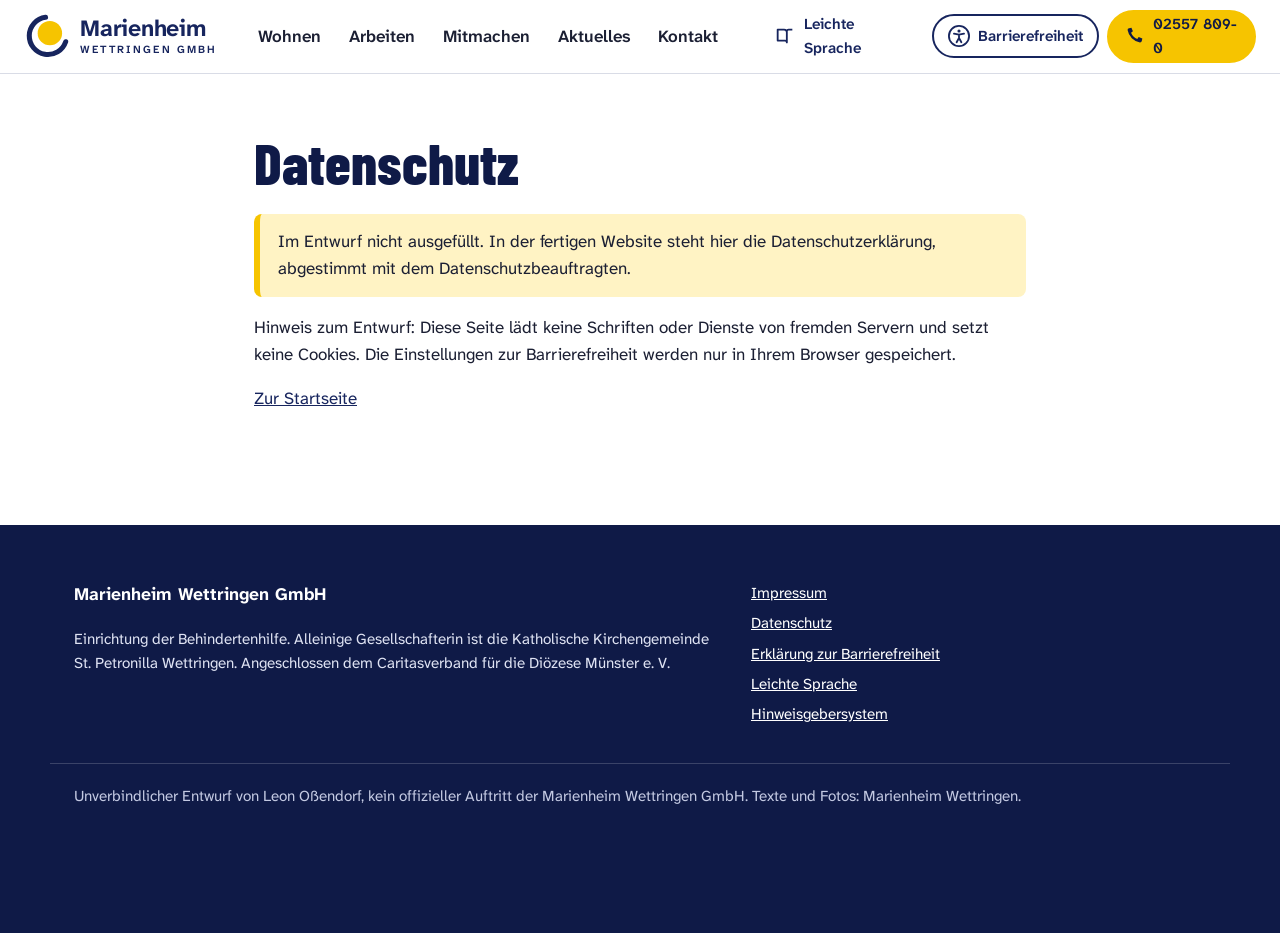
<file: datenschutz.html>
<!DOCTYPE html>
<html lang="de-DE">
<head>
<meta charset="utf-8">
<meta name="viewport" content="width=device-width, initial-scale=1">
<meta name="robots" content="noindex,nofollow">
<title>Datenschutz – Marienheim Wettringen (Entwurf)</title>
<meta name="description" content="Unverbindlicher Entwurf: Marienheim Wettringen, Einrichtung der Behindertenhilfe mitten in Wettringen.">
<link rel="preload" href="fonts/atkinson-var.woff2" as="font" type="font/woff2" crossorigin>
<link rel="preload" href="fonts/barlow-condensed-latin-800-normal.woff2" as="font" type="font/woff2" crossorigin>
<link rel="stylesheet" href="css/style.css?v=1">
<link rel="icon" href="img/favicon.svg" type="image/svg+xml">
<script>try{var a=JSON.parse(localStorage.getItem('mh-a11y')||'{}');var c=document.documentElement.classList;if(a.size)c.add('fs-'+a.size);if(a.contrast)c.add('hc');if(a.spacing)c.add('ls');if(a.motion)c.add('nomotion');}catch(e){}</script>
</head>
<body>
<a class="skip" href="#inhalt">Zum Inhalt springen</a>

<header class="kopf" id="kopf">
  <div class="kopf__in">
    <a class="logo" href="./" aria-label="Marienheim Wettringen GmbH, zur Startseite">
      <svg class="logo__zeichen" viewBox="0 0 64 64" aria-hidden="true" focusable="false">
        <circle cx="36" cy="28" r="17" fill="var(--gelb)"/>
        <path d="M30 6 A26 26 0 1 0 58 40" fill="none" stroke="var(--blau)" stroke-width="7" stroke-linecap="round"/>
      </svg>
      <span class="logo__text"><span class="logo__name">Marienheim</span><span class="logo__ort">Wettringen GmbH</span></span>
    </a>
    <nav class="hauptnav" aria-label="Hauptmenü">
      <ul>
        <li><a href="./#wohnen">Wohnen</a></li>
        <li><a href="./#arbeiten">Arbeiten</a></li>
        <li><a href="./#mitmachen">Mitmachen</a></li>
        <li><a href="./#aktuelles">Aktuelles</a></li>
        <li><a href="./#kontakt">Kontakt</a></li>
      </ul>
    </nav>
    <div class="kopf__werkzeug">
      <a class="ls-link" href="leichte-sprache.html"><svg viewBox="0 0 24 24" aria-hidden="true"><path d="M4 5h7a3 3 0 0 1 3 3v11a2 2 0 0 0-2-2H4zM20 5h-4a2 2 0 0 0-2 2" fill="none" stroke="currentColor" stroke-width="2" stroke-linejoin="round"/></svg>Leichte Sprache</a>
      <button class="a11y-knopf" type="button" aria-expanded="false" aria-controls="a11y-panel">
        <svg viewBox="0 0 24 24" aria-hidden="true"><circle cx="12" cy="12" r="11" fill="none" stroke="currentColor" stroke-width="2"/><circle cx="12" cy="6.6" r="1.7" fill="currentColor"/><path d="M6.5 9.4l5.5 1.2 5.5-1.2M12 10.6v3.6l-2.6 4.6M12 14.2l2.6 4.6" fill="none" stroke="currentColor" stroke-width="2" stroke-linecap="round" stroke-linejoin="round"/></svg>
        <span>Barrierefreiheit</span>
      </button>
      <a class="tel-knopf" href="tel:+4925578090" aria-label="Anrufen: 02557 809-0"><svg viewBox="0 0 24 24" aria-hidden="true"><path d="M6.6 3.5l2.6-.6 1.6 4-2 1.5a12 12 0 0 0 6.8 6.8l1.5-2 4 1.6-.6 2.6a2 2 0 0 1-2 1.6A16.5 16.5 0 0 1 5 5.5a2 2 0 0 1 1.6-2z" fill="currentColor"/></svg><span>02557 809-0</span></a>
    </div>
  </div>

  <div class="a11y-panel" id="a11y-panel" hidden>
    <div class="a11y-panel__in">
      <h2 class="a11y-panel__titel">Seite anpassen</h2>
      <div class="a11y-gruppe" role="group" aria-label="Schriftgröße">
        <span class="a11y-label">Schriftgröße</span>
        <button type="button" data-size="" aria-pressed="true">Normal</button>
        <button type="button" data-size="1" aria-pressed="false">Größer</button>
        <button type="button" data-size="2" aria-pressed="false">Sehr groß</button>
      </div>
      <div class="a11y-gruppe">
        <button type="button" class="a11y-schalter" data-toggle="contrast" aria-pressed="false">Starker Kontrast</button>
        <button type="button" class="a11y-schalter" data-toggle="spacing" aria-pressed="false">Mehr Zeilenabstand</button>
        <button type="button" class="a11y-schalter" data-toggle="motion" aria-pressed="false">Bewegungen aus</button>
        <button type="button" class="a11y-schalter" id="vorlesen" aria-pressed="false">Seite vorlesen</button>
      </div>
      <p class="a11y-links"><a href="leichte-sprache.html">Diese Seite in Leichter Sprache</a> · <a href="barrierefreiheit.html">Erklärung zur Barrierefreiheit</a></p>
      <button type="button" class="a11y-zu" aria-label="Einstellungen schließen">Schließen</button>
    </div>
  </div>
</header>
<main id="inhalt" class="unterseite"><div class="rahmen">
<h1>Datenschutz</h1><p class="vermerk">Im Entwurf nicht ausgefüllt. In der fertigen Website steht hier die Datenschutzerklärung, abgestimmt mit dem Datenschutzbeauftragten.</p><p>Hinweis zum Entwurf: Diese Seite lädt keine Schriften oder Dienste von fremden Servern und setzt keine Cookies. Die Einstellungen zur Barrierefreiheit werden nur in Ihrem Browser gespeichert.</p><p><a href="./">Zur Startseite</a></p>
</div></main>
<footer class="fuss">
  <div class="rahmen fuss__raster">
    <div>
      <p class="fuss__name">Marienheim Wettringen GmbH</p>
      <p>Einrichtung der Behindertenhilfe. Alleinige Gesellschafterin ist die Katholische Kirchengemeinde St.&nbsp;Petronilla Wettringen. Angeschlossen dem Caritasverband für die Diözese Münster e.&nbsp;V.</p>
    </div>
    <ul class="fuss__links">
      <li><a href="impressum.html">Impressum</a></li>
      <li><a href="datenschutz.html">Datenschutz</a></li>
      <li><a href="barrierefreiheit.html">Erklärung zur Barrierefreiheit</a></li>
      <li><a href="leichte-sprache.html">Leichte Sprache</a></li>
      <li><a href="https://marienheim-wettringen.interne-meldestelle.de/" rel="noopener">Hinweisgebersystem</a></li>
    </ul>
  </div>
  <div class="rahmen fuss__entwurf">
    <p>Unverbindlicher Entwurf von Leon Oßendorf, kein offizieller Auftritt der Marienheim Wettringen GmbH. Texte und Fotos: Marienheim Wettringen.</p>
  </div>
</footer>
<script src="js/main.js?v=1" defer></script>
</body>
</html>
</file>
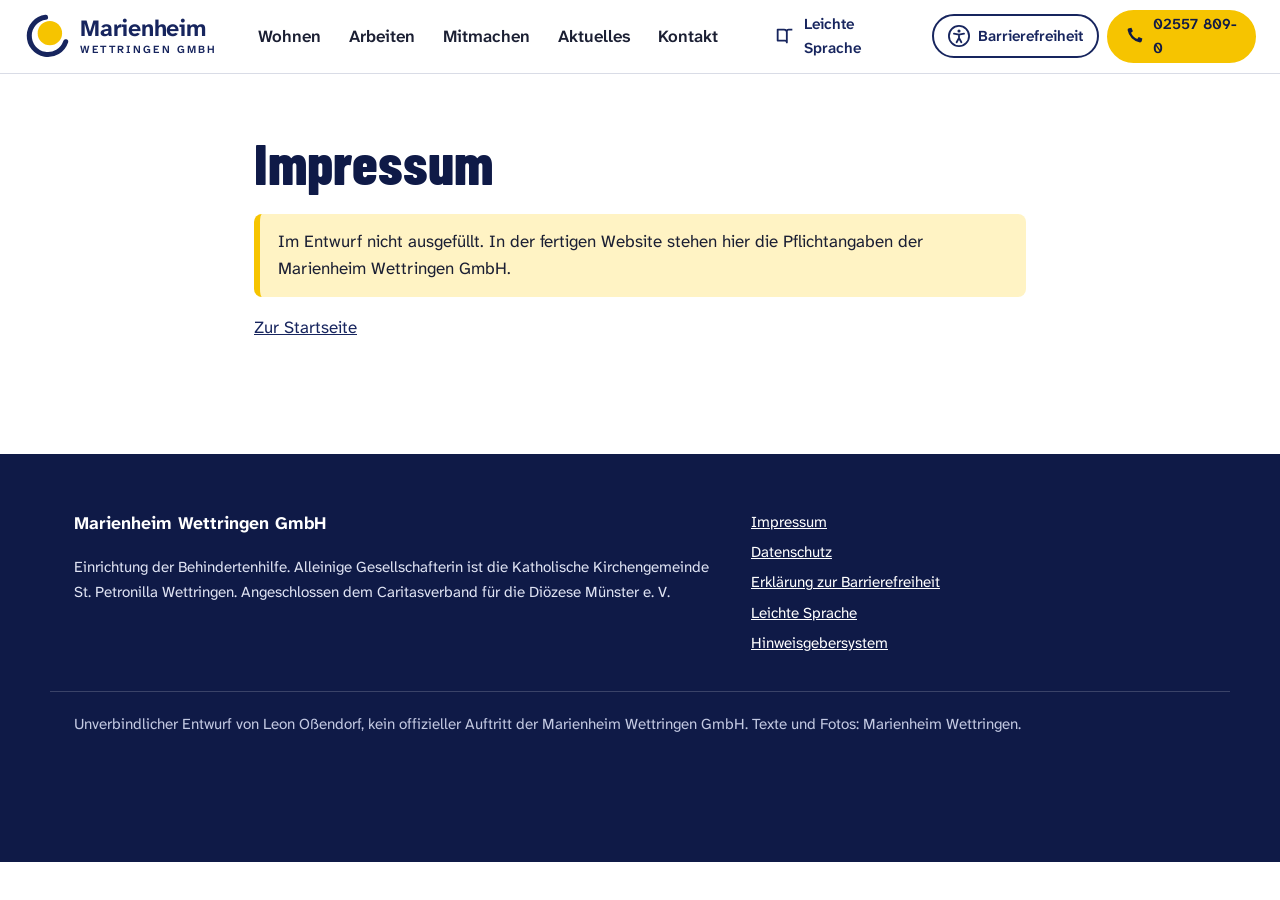
<file: impressum.html>
<!DOCTYPE html>
<html lang="de-DE">
<head>
<meta charset="utf-8">
<meta name="viewport" content="width=device-width, initial-scale=1">
<meta name="robots" content="noindex,nofollow">
<title>Impressum – Marienheim Wettringen (Entwurf)</title>
<meta name="description" content="Unverbindlicher Entwurf: Marienheim Wettringen, Einrichtung der Behindertenhilfe mitten in Wettringen.">
<link rel="preload" href="fonts/atkinson-var.woff2" as="font" type="font/woff2" crossorigin>
<link rel="preload" href="fonts/barlow-condensed-latin-800-normal.woff2" as="font" type="font/woff2" crossorigin>
<link rel="stylesheet" href="css/style.css?v=1">
<link rel="icon" href="img/favicon.svg" type="image/svg+xml">
<script>try{var a=JSON.parse(localStorage.getItem('mh-a11y')||'{}');var c=document.documentElement.classList;if(a.size)c.add('fs-'+a.size);if(a.contrast)c.add('hc');if(a.spacing)c.add('ls');if(a.motion)c.add('nomotion');}catch(e){}</script>
</head>
<body>
<a class="skip" href="#inhalt">Zum Inhalt springen</a>

<header class="kopf" id="kopf">
  <div class="kopf__in">
    <a class="logo" href="./" aria-label="Marienheim Wettringen GmbH, zur Startseite">
      <svg class="logo__zeichen" viewBox="0 0 64 64" aria-hidden="true" focusable="false">
        <circle cx="36" cy="28" r="17" fill="var(--gelb)"/>
        <path d="M30 6 A26 26 0 1 0 58 40" fill="none" stroke="var(--blau)" stroke-width="7" stroke-linecap="round"/>
      </svg>
      <span class="logo__text"><span class="logo__name">Marienheim</span><span class="logo__ort">Wettringen GmbH</span></span>
    </a>
    <nav class="hauptnav" aria-label="Hauptmenü">
      <ul>
        <li><a href="./#wohnen">Wohnen</a></li>
        <li><a href="./#arbeiten">Arbeiten</a></li>
        <li><a href="./#mitmachen">Mitmachen</a></li>
        <li><a href="./#aktuelles">Aktuelles</a></li>
        <li><a href="./#kontakt">Kontakt</a></li>
      </ul>
    </nav>
    <div class="kopf__werkzeug">
      <a class="ls-link" href="leichte-sprache.html"><svg viewBox="0 0 24 24" aria-hidden="true"><path d="M4 5h7a3 3 0 0 1 3 3v11a2 2 0 0 0-2-2H4zM20 5h-4a2 2 0 0 0-2 2" fill="none" stroke="currentColor" stroke-width="2" stroke-linejoin="round"/></svg>Leichte Sprache</a>
      <button class="a11y-knopf" type="button" aria-expanded="false" aria-controls="a11y-panel">
        <svg viewBox="0 0 24 24" aria-hidden="true"><circle cx="12" cy="12" r="11" fill="none" stroke="currentColor" stroke-width="2"/><circle cx="12" cy="6.6" r="1.7" fill="currentColor"/><path d="M6.5 9.4l5.5 1.2 5.5-1.2M12 10.6v3.6l-2.6 4.6M12 14.2l2.6 4.6" fill="none" stroke="currentColor" stroke-width="2" stroke-linecap="round" stroke-linejoin="round"/></svg>
        <span>Barrierefreiheit</span>
      </button>
      <a class="tel-knopf" href="tel:+4925578090" aria-label="Anrufen: 02557 809-0"><svg viewBox="0 0 24 24" aria-hidden="true"><path d="M6.6 3.5l2.6-.6 1.6 4-2 1.5a12 12 0 0 0 6.8 6.8l1.5-2 4 1.6-.6 2.6a2 2 0 0 1-2 1.6A16.5 16.5 0 0 1 5 5.5a2 2 0 0 1 1.6-2z" fill="currentColor"/></svg><span>02557 809-0</span></a>
    </div>
  </div>

  <div class="a11y-panel" id="a11y-panel" hidden>
    <div class="a11y-panel__in">
      <h2 class="a11y-panel__titel">Seite anpassen</h2>
      <div class="a11y-gruppe" role="group" aria-label="Schriftgröße">
        <span class="a11y-label">Schriftgröße</span>
        <button type="button" data-size="" aria-pressed="true">Normal</button>
        <button type="button" data-size="1" aria-pressed="false">Größer</button>
        <button type="button" data-size="2" aria-pressed="false">Sehr groß</button>
      </div>
      <div class="a11y-gruppe">
        <button type="button" class="a11y-schalter" data-toggle="contrast" aria-pressed="false">Starker Kontrast</button>
        <button type="button" class="a11y-schalter" data-toggle="spacing" aria-pressed="false">Mehr Zeilenabstand</button>
        <button type="button" class="a11y-schalter" data-toggle="motion" aria-pressed="false">Bewegungen aus</button>
        <button type="button" class="a11y-schalter" id="vorlesen" aria-pressed="false">Seite vorlesen</button>
      </div>
      <p class="a11y-links"><a href="leichte-sprache.html">Diese Seite in Leichter Sprache</a> · <a href="barrierefreiheit.html">Erklärung zur Barrierefreiheit</a></p>
      <button type="button" class="a11y-zu" aria-label="Einstellungen schließen">Schließen</button>
    </div>
  </div>
</header>
<main id="inhalt" class="unterseite"><div class="rahmen">
<h1>Impressum</h1><p class="vermerk">Im Entwurf nicht ausgefüllt. In der fertigen Website stehen hier die Pflichtangaben der Marienheim Wettringen GmbH.</p><p><a href="./">Zur Startseite</a></p>
</div></main>
<footer class="fuss">
  <div class="rahmen fuss__raster">
    <div>
      <p class="fuss__name">Marienheim Wettringen GmbH</p>
      <p>Einrichtung der Behindertenhilfe. Alleinige Gesellschafterin ist die Katholische Kirchengemeinde St.&nbsp;Petronilla Wettringen. Angeschlossen dem Caritasverband für die Diözese Münster e.&nbsp;V.</p>
    </div>
    <ul class="fuss__links">
      <li><a href="impressum.html">Impressum</a></li>
      <li><a href="datenschutz.html">Datenschutz</a></li>
      <li><a href="barrierefreiheit.html">Erklärung zur Barrierefreiheit</a></li>
      <li><a href="leichte-sprache.html">Leichte Sprache</a></li>
      <li><a href="https://marienheim-wettringen.interne-meldestelle.de/" rel="noopener">Hinweisgebersystem</a></li>
    </ul>
  </div>
  <div class="rahmen fuss__entwurf">
    <p>Unverbindlicher Entwurf von Leon Oßendorf, kein offizieller Auftritt der Marienheim Wettringen GmbH. Texte und Fotos: Marienheim Wettringen.</p>
  </div>
</footer>
<script src="js/main.js?v=1" defer></script>
</body>
</html>
</file>
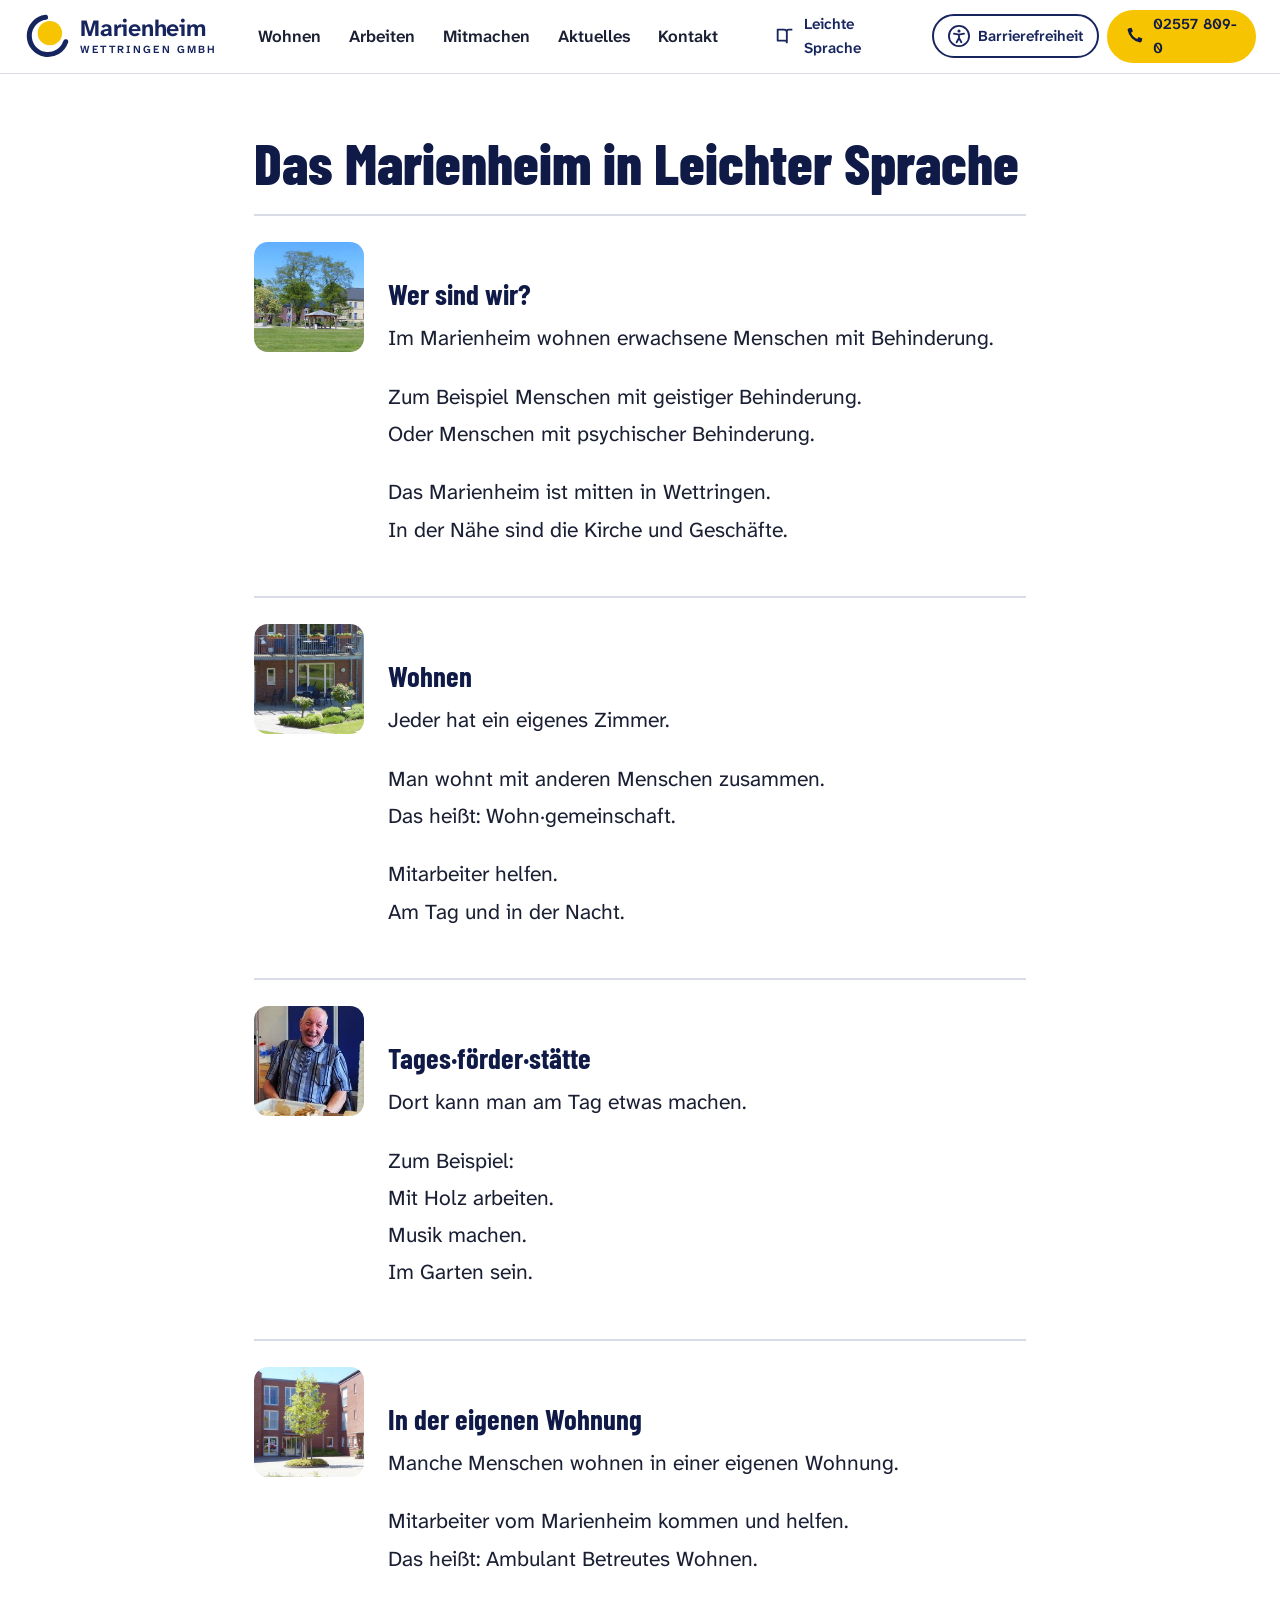
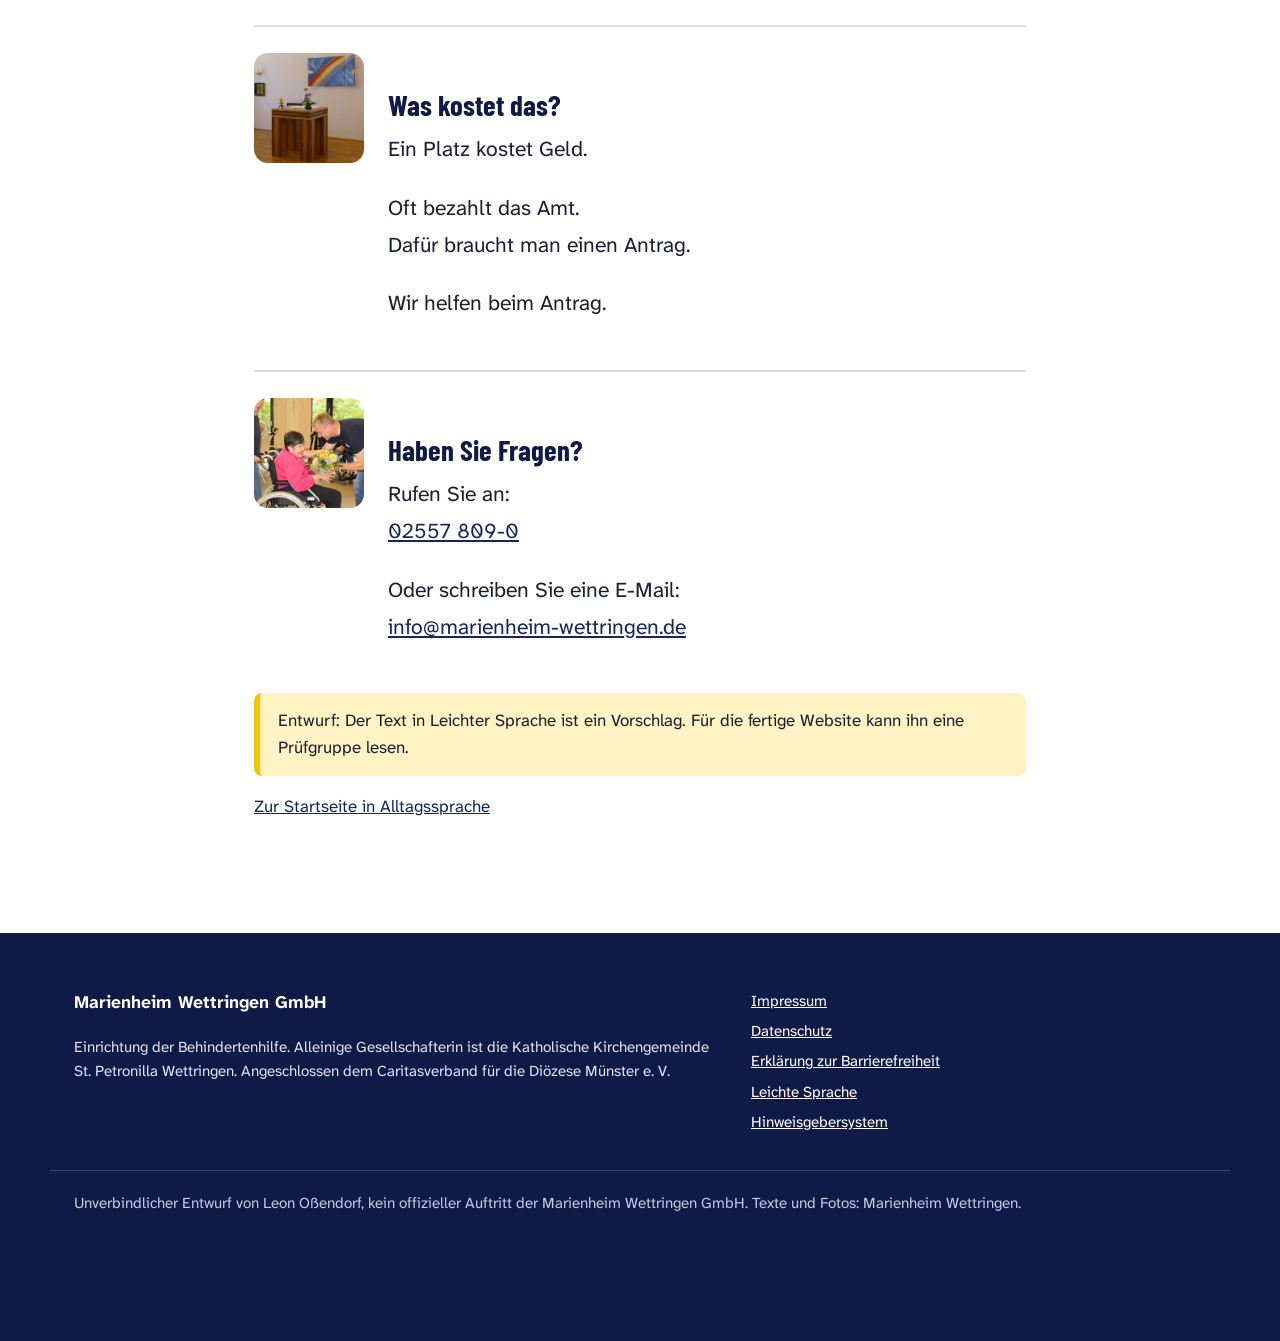
<file: leichte-sprache.html>
<!DOCTYPE html>
<html lang="de-DE">
<head>
<meta charset="utf-8">
<meta name="viewport" content="width=device-width, initial-scale=1">
<meta name="robots" content="noindex,nofollow">
<title>Leichte Sprache – Marienheim Wettringen (Entwurf)</title>
<meta name="description" content="Unverbindlicher Entwurf: Marienheim Wettringen, Einrichtung der Behindertenhilfe mitten in Wettringen.">
<link rel="preload" href="fonts/atkinson-var.woff2" as="font" type="font/woff2" crossorigin>
<link rel="preload" href="fonts/barlow-condensed-latin-800-normal.woff2" as="font" type="font/woff2" crossorigin>
<link rel="stylesheet" href="css/style.css?v=1">
<link rel="icon" href="img/favicon.svg" type="image/svg+xml">
<script>try{var a=JSON.parse(localStorage.getItem('mh-a11y')||'{}');var c=document.documentElement.classList;if(a.size)c.add('fs-'+a.size);if(a.contrast)c.add('hc');if(a.spacing)c.add('ls');if(a.motion)c.add('nomotion');}catch(e){}</script>
</head>
<body>
<a class="skip" href="#inhalt">Zum Inhalt springen</a>

<header class="kopf" id="kopf">
  <div class="kopf__in">
    <a class="logo" href="./" aria-label="Marienheim Wettringen GmbH, zur Startseite">
      <svg class="logo__zeichen" viewBox="0 0 64 64" aria-hidden="true" focusable="false">
        <circle cx="36" cy="28" r="17" fill="var(--gelb)"/>
        <path d="M30 6 A26 26 0 1 0 58 40" fill="none" stroke="var(--blau)" stroke-width="7" stroke-linecap="round"/>
      </svg>
      <span class="logo__text"><span class="logo__name">Marienheim</span><span class="logo__ort">Wettringen GmbH</span></span>
    </a>
    <nav class="hauptnav" aria-label="Hauptmenü">
      <ul>
        <li><a href="./#wohnen">Wohnen</a></li>
        <li><a href="./#arbeiten">Arbeiten</a></li>
        <li><a href="./#mitmachen">Mitmachen</a></li>
        <li><a href="./#aktuelles">Aktuelles</a></li>
        <li><a href="./#kontakt">Kontakt</a></li>
      </ul>
    </nav>
    <div class="kopf__werkzeug">
      <a class="ls-link" href="leichte-sprache.html"><svg viewBox="0 0 24 24" aria-hidden="true"><path d="M4 5h7a3 3 0 0 1 3 3v11a2 2 0 0 0-2-2H4zM20 5h-4a2 2 0 0 0-2 2" fill="none" stroke="currentColor" stroke-width="2" stroke-linejoin="round"/></svg>Leichte Sprache</a>
      <button class="a11y-knopf" type="button" aria-expanded="false" aria-controls="a11y-panel">
        <svg viewBox="0 0 24 24" aria-hidden="true"><circle cx="12" cy="12" r="11" fill="none" stroke="currentColor" stroke-width="2"/><circle cx="12" cy="6.6" r="1.7" fill="currentColor"/><path d="M6.5 9.4l5.5 1.2 5.5-1.2M12 10.6v3.6l-2.6 4.6M12 14.2l2.6 4.6" fill="none" stroke="currentColor" stroke-width="2" stroke-linecap="round" stroke-linejoin="round"/></svg>
        <span>Barrierefreiheit</span>
      </button>
      <a class="tel-knopf" href="tel:+4925578090" aria-label="Anrufen: 02557 809-0"><svg viewBox="0 0 24 24" aria-hidden="true"><path d="M6.6 3.5l2.6-.6 1.6 4-2 1.5a12 12 0 0 0 6.8 6.8l1.5-2 4 1.6-.6 2.6a2 2 0 0 1-2 1.6A16.5 16.5 0 0 1 5 5.5a2 2 0 0 1 1.6-2z" fill="currentColor"/></svg><span>02557 809-0</span></a>
    </div>
  </div>

  <div class="a11y-panel" id="a11y-panel" hidden>
    <div class="a11y-panel__in">
      <h2 class="a11y-panel__titel">Seite anpassen</h2>
      <div class="a11y-gruppe" role="group" aria-label="Schriftgröße">
        <span class="a11y-label">Schriftgröße</span>
        <button type="button" data-size="" aria-pressed="true">Normal</button>
        <button type="button" data-size="1" aria-pressed="false">Größer</button>
        <button type="button" data-size="2" aria-pressed="false">Sehr groß</button>
      </div>
      <div class="a11y-gruppe">
        <button type="button" class="a11y-schalter" data-toggle="contrast" aria-pressed="false">Starker Kontrast</button>
        <button type="button" class="a11y-schalter" data-toggle="spacing" aria-pressed="false">Mehr Zeilenabstand</button>
        <button type="button" class="a11y-schalter" data-toggle="motion" aria-pressed="false">Bewegungen aus</button>
        <button type="button" class="a11y-schalter" id="vorlesen" aria-pressed="false">Seite vorlesen</button>
      </div>
      <p class="a11y-links"><a href="leichte-sprache.html">Diese Seite in Leichter Sprache</a> · <a href="barrierefreiheit.html">Erklärung zur Barrierefreiheit</a></p>
      <button type="button" class="a11y-zu" aria-label="Einstellungen schließen">Schließen</button>
    </div>
  </div>
</header>
<main id="inhalt" class="unterseite"><div class="rahmen">
<h1>Das Marienheim in Leichter Sprache</h1>
<div class="ls-text">
<div class="ls-block"><img src="img/gelaende-kirche.jpg" alt="Das Gelände vom Marienheim mit Wiese und Häusern."><div>
<h2>Wer sind wir?</h2>
<p>Im Marienheim wohnen erwachsene Menschen mit Behinderung.</p>
<p>Zum Beispiel Menschen mit geistiger Behinderung.<br>Oder Menschen mit psychischer Behinderung.</p>
<p>Das Marienheim ist mitten in Wettringen.<br>In der Nähe sind die Kirche und Geschäfte.</p></div></div>
<div class="ls-block"><img src="img/terrasse.jpg" alt="Ein Wohnhaus mit Terrasse und Balkon."><div>
<h2>Wohnen</h2>
<p>Jeder hat ein eigenes Zimmer.</p>
<p>Man wohnt mit anderen Menschen zusammen.<br>Das heißt: Wohn·gemeinschaft.</p>
<p>Mitarbeiter helfen.<br>Am Tag und in der Nacht.</p></div></div>
<div class="ls-block"><img src="img/tfs-lachen.jpg" alt="Ein Mann lacht bei einer Bastel·arbeit."><div>
<h2>Tages·förder·stätte</h2>
<p>Dort kann man am Tag etwas machen.</p>
<p>Zum Beispiel:<br>Mit Holz arbeiten.<br>Musik machen.<br>Im Garten sein.</p></div></div>
<div class="ls-block"><img src="img/wohnhaus.jpg" alt="Ein Wohnhaus aus rotem Backstein."><div>
<h2>In der eigenen Wohnung</h2>
<p>Manche Menschen wohnen in einer eigenen Wohnung.</p>
<p>Mitarbeiter vom Marienheim kommen und helfen.<br>Das heißt: Ambulant Betreutes Wohnen.</p></div></div>
<div class="ls-block"><img src="img/kapelle.jpg" alt="Ein heller Raum mit Altar."><div>
<h2>Was kostet das?</h2>
<p>Ein Platz kostet Geld.</p>
<p>Oft bezahlt das Amt.<br>Dafür braucht man einen Antrag.</p>
<p>Wir helfen beim Antrag.</p></div></div>
<div class="ls-block"><img src="img/patronatsfest.jpg" alt="Ein Mann schenkt einer Frau Blumen."><div>
<h2>Haben Sie Fragen?</h2>
<p>Rufen Sie an:<br><a href="tel:+4925578090">02557 809-0</a></p>
<p>Oder schreiben Sie eine E-Mail:<br><a href="mailto:info@marienheim-wettringen.de">info@marienheim-wettringen.de</a></p></div></div>
</div>
<p class="vermerk">Entwurf: Der Text in Leichter Sprache ist ein Vorschlag. Für die fertige Website kann ihn eine Prüfgruppe lesen.</p>
<p><a href="./">Zur Startseite in Alltagssprache</a></p>
</div></main>
<footer class="fuss">
  <div class="rahmen fuss__raster">
    <div>
      <p class="fuss__name">Marienheim Wettringen GmbH</p>
      <p>Einrichtung der Behindertenhilfe. Alleinige Gesellschafterin ist die Katholische Kirchengemeinde St.&nbsp;Petronilla Wettringen. Angeschlossen dem Caritasverband für die Diözese Münster e.&nbsp;V.</p>
    </div>
    <ul class="fuss__links">
      <li><a href="impressum.html">Impressum</a></li>
      <li><a href="datenschutz.html">Datenschutz</a></li>
      <li><a href="barrierefreiheit.html">Erklärung zur Barrierefreiheit</a></li>
      <li><a href="leichte-sprache.html">Leichte Sprache</a></li>
      <li><a href="https://marienheim-wettringen.interne-meldestelle.de/" rel="noopener">Hinweisgebersystem</a></li>
    </ul>
  </div>
  <div class="rahmen fuss__entwurf">
    <p>Unverbindlicher Entwurf von Leon Oßendorf, kein offizieller Auftritt der Marienheim Wettringen GmbH. Texte und Fotos: Marienheim Wettringen.</p>
  </div>
</footer>
<script src="js/main.js?v=1" defer></script>
</body>
</html>
</file>
<file: css/style.css>
@font-face{font-family:"Atkinson";src:url(../fonts/atkinson-var.woff2) format("woff2");font-weight:200 800;font-display:swap}
@font-face{font-family:"Barlow C";src:url(../fonts/barlow-condensed-latin-600-normal.woff2) format("woff2");font-weight:600;font-display:swap}
@font-face{font-family:"Barlow C";src:url(../fonts/barlow-condensed-latin-700-normal.woff2) format("woff2");font-weight:700;font-display:swap}
@font-face{font-family:"Barlow C";src:url(../fonts/barlow-condensed-latin-800-normal.woff2) format("woff2");font-weight:800;font-display:swap}

:root{
  --blau:#17255e; --blau-2:#22337a; --blau-tief:#0f1a47;
  --gelb:#f6c400; --gelb-hell:#fff3c4;
  --text:#1b1f33; --grau:#4f5468; --linie:#d9dce6; --flaeche:#f3f5fa;
  --fokus:#d6338a;
  --rahmen:1180px;
  --fs:1.0625rem;
  --lh:1.6;
  --display:"Barlow C","Arial Narrow",sans-serif;
}
html.fs-1{--fs:1.25rem}
html.fs-2{--fs:1.45rem}
html.ls{--lh:2}
html.ls p, html.ls li, html.ls dd{letter-spacing:.02em;word-spacing:.08em}

*,*::before,*::after{box-sizing:border-box}
html{scroll-behavior:smooth;scroll-padding-top:96px}
html.nomotion{scroll-behavior:auto}
body{margin:0;font-family:"Atkinson",system-ui,sans-serif;font-size:var(--fs);line-height:var(--lh);color:var(--text);background:#fff;-webkit-font-smoothing:antialiased}
img{max-width:100%;height:auto;display:block}
a{color:var(--blau)}
a:hover{text-decoration-thickness:2px}
:focus-visible{outline:3px solid var(--fokus);outline-offset:3px;border-radius:4px}
h1,h2,h3{line-height:1.12;margin:0}
p{margin:0 0 1em}
.rahmen{max-width:var(--rahmen);margin:0 auto;padding:0 24px}

.skip{position:absolute;left:12px;top:-60px;background:var(--blau);color:#fff;padding:12px 18px;border-radius:8px;z-index:100;font-weight:700}
.skip:focus{top:12px}

/* ---------- Kopf ---------- */
.kopf{position:sticky;top:0;z-index:50;background:#fff;border-bottom:1px solid var(--linie)}
.kopf__in{max-width:1320px;margin:0 auto;padding:10px 24px;display:flex;align-items:center;gap:28px}
.logo{display:flex;align-items:center;gap:10px;text-decoration:none;color:var(--blau);flex:none}
.logo__zeichen{width:46px;height:46px}
.logo__text{display:flex;flex-direction:column;line-height:1}
.logo__name{font-weight:700;font-size:1.45rem;letter-spacing:-.01em}
.logo__ort{font-size:.68rem;letter-spacing:.2em;text-transform:uppercase;margin-top:4px;font-weight:600}
.hauptnav ul{list-style:none;margin:0;padding:0;display:flex;gap:4px}
.hauptnav a{display:block;padding:10px 12px;text-decoration:none;font-weight:600;color:var(--text);border-radius:8px}
.hauptnav a:hover{background:var(--flaeche);color:var(--blau)}
.kopf__werkzeug{margin-left:auto;display:flex;align-items:center;gap:8px}
.ls-link,.a11y-knopf,.tel-knopf{display:inline-flex;align-items:center;gap:8px;min-height:44px;padding:0 14px;border-radius:999px;font:inherit;font-weight:600;font-size:.95rem;text-decoration:none;cursor:pointer}
.ls-link svg,.a11y-knopf svg,.tel-knopf svg{width:22px;height:22px;flex:none}
.ls-link{color:var(--blau);border:2px solid transparent}
.ls-link:hover{border-color:var(--linie)}
.a11y-knopf{background:#fff;color:var(--blau);border:2px solid var(--blau)}
.a11y-knopf[aria-expanded="true"]{background:var(--blau);color:#fff}
.tel-knopf{background:var(--gelb);color:var(--blau-tief);border:2px solid var(--gelb)}
.tel-knopf:hover{background:#ffd633}

.a11y-panel{border-top:1px solid var(--linie);background:var(--flaeche)}
.a11y-panel__in{max-width:1320px;margin:0 auto;padding:18px 24px;display:flex;flex-wrap:wrap;gap:14px 28px;align-items:center}
.a11y-panel__titel{font-size:1.1rem;width:100%}
.a11y-gruppe{display:flex;flex-wrap:wrap;gap:8px;align-items:center}
.a11y-label{font-weight:700;margin-right:4px}
.a11y-panel button{min-height:44px;padding:0 16px;border-radius:999px;border:2px solid var(--blau);background:#fff;color:var(--blau);font:inherit;font-weight:600;cursor:pointer}
.a11y-panel button[aria-pressed="true"]{background:var(--blau);color:#fff}
.a11y-links{margin:0}
.a11y-panel .a11y-zu{margin-left:auto;border-color:var(--grau);color:var(--grau)}

.stellen-band{display:flex;flex-wrap:wrap;gap:6px 14px;align-items:center;justify-content:center;padding:11px 24px;background:var(--blau);color:#fff;text-decoration:none;font-size:.98rem;text-align:center}
.stellen-band__punkt{width:10px;height:10px;border-radius:50%;background:var(--gelb);box-shadow:0 0 0 4px rgba(246,196,0,.25)}
.stellen-band__pfeil{font-weight:700;color:var(--gelb);white-space:nowrap}
.stellen-band:hover .stellen-band__pfeil{text-decoration:underline}

/* ---------- Hero ---------- */
.hero{position:relative;display:grid;grid-template-columns:minmax(0,1.35fr) minmax(0,1fr);max-width:1320px;margin:0 auto;padding:0 0 64px}
.hero__flaeche{background:var(--gelb);border-top-right-radius:42% 100%;padding:64px 22% 72px 24px;margin-right:-14%}
.hero__text{max-width:660px;margin-left:auto;margin-right:0}
@media (min-width:1321px){.hero__flaeche{margin-left:calc((100vw - 1320px)/-2);padding-left:calc((100vw - 1320px)/2 + 24px)}}
.hero__titel{font-family:var(--display);font-weight:800;color:var(--blau-tief);font-size:clamp(3rem,6.4vw,5.6rem);line-height:.95;letter-spacing:-.005em;text-wrap:balance}
.hero__herkunft{margin:14px 0 26px;font-size:.95rem;color:var(--blau-tief);font-weight:600;display:flex;align-items:center;gap:10px}
.hero__herkunft::before{content:"";width:34px;height:3px;background:var(--blau);border-radius:2px}
.hero__lead{font-size:1.15em;max-width:36em;color:#14183a}

.wege{margin-top:30px}
.wege__vor{font-family:var(--display);font-weight:700;font-size:1.5rem;color:var(--blau-tief);margin:0 0 6px}
.wege__liste{list-style:none;margin:0;padding:0;border-top:2px solid var(--blau)}
.weg{display:grid;grid-template-columns:1fr auto;align-items:center;column-gap:16px;padding:14px 4px 14px 0;border-bottom:2px solid var(--blau);text-decoration:none;color:var(--blau-tief)}
.weg__haupt{font-family:var(--display);font-weight:700;font-size:clamp(1.45rem,2.4vw,1.9rem);line-height:1.1}
.weg__neben{grid-column:1;font-size:.95rem;color:#2a2f4f}
.weg__pfeil{grid-row:1 / span 2;grid-column:2;width:48px;height:48px;border-radius:50%;display:grid;place-items:center;background:var(--blau);color:var(--gelb);font-size:1.4rem;transition:transform .35s ease,background .35s ease}
.weg:hover .weg__pfeil,.weg:focus-visible .weg__pfeil{transform:translateX(6px);background:var(--blau-tief)}
.weg:hover .weg__haupt{text-decoration:underline;text-decoration-thickness:2px;text-underline-offset:5px}

.hero__bild{position:relative;margin:56px 24px 0 0;align-self:start;z-index:2}
.hero__kreis{position:relative;width:min(100%,500px);aspect-ratio:1;border-radius:50%;overflow:hidden;margin-left:auto;box-shadow:0 24px 60px -24px rgba(15,26,71,.45);border:10px solid #fff}
.hero__kreis img{width:100%;height:100%;object-fit:cover;object-position:50% 30%}
.hero__bogen{position:absolute;width:min(112%,560px);right:-6%;top:-6%;pointer-events:none;overflow:visible}
.hero__bogen path{stroke-dasharray:1;stroke-dashoffset:1;animation:bogen 1.6s .3s cubic-bezier(.65,0,.35,1) forwards}
@keyframes bogen{to{stroke-dashoffset:0}}
.hero__bild figcaption{margin:22px 0 0 auto;max-width:300px;font-size:.92rem;color:var(--grau);text-align:right}

/* ---------- Allgemein ---------- */
.titel{font-family:var(--display);font-weight:800;font-size:clamp(2.2rem,4.2vw,3.4rem);color:var(--blau-tief);letter-spacing:-.005em;text-wrap:balance}
.titel--hell{color:#fff}
.untertitel{font-family:var(--display);font-weight:700;font-size:1.7rem;color:var(--blau-tief);margin-bottom:10px}
.untertitel--klein{font-size:1.35rem;margin-top:28px}
.einleitung{font-size:1.12em;color:var(--grau);max-width:40em;margin-top:16px}
.einleitung--hell{color:#dfe3f3}
.knopf{display:inline-flex;align-items:center;justify-content:center;min-height:48px;padding:0 24px;border-radius:999px;background:var(--blau);color:#fff;font:inherit;font-weight:700;text-decoration:none;border:2px solid var(--blau);cursor:pointer;transition:background .25s ease,transform .25s ease}
.knopf:hover{background:var(--blau-tief);transform:translateY(-1px)}
.knopf--rand{background:#fff;color:var(--blau)}
.knopf--rand:hover{background:var(--flaeche)}
.knopf--gross{min-height:56px;padding:0 36px;font-size:1.08em}

/* ---------- Wohnen ---------- */
.wohnen{padding:40px 0 96px}
.wohnen__kopf{max-width:820px}
.angebote{list-style:none;margin:48px 0 0;padding:0;border-top:1px solid var(--linie)}
.angebot{display:grid;grid-template-columns:150px 1fr auto;gap:24px;align-items:center;padding:26px 0;border-bottom:1px solid var(--linie)}
.angebot__zahl{font-family:var(--display);font-weight:800;font-size:4.2rem;line-height:1;color:var(--blau);display:flex;align-items:center;gap:12px}
.angebot__zahl::after{content:"";width:16px;height:16px;border-radius:50%;background:var(--gelb);flex:none}
.angebot__zahl--wort{font-size:2.6rem}
.angebot__text h3{font-size:1.3rem;color:var(--blau-tief);margin-bottom:6px}
.angebot__text p{margin:0;color:var(--grau);max-width:42em}
.angebot__knopf{white-space:nowrap;font-weight:700;text-decoration:none;color:var(--blau);border:2px solid var(--blau);border-radius:999px;padding:11px 20px;min-height:48px;display:inline-flex;align-items:center;transition:background .25s,color .25s}
.angebot__knopf:hover{background:var(--blau);color:#fff}

.weg-zum-platz{margin-top:64px;background:var(--flaeche);border-radius:28px;padding:40px}
.schritte{list-style:none;margin:20px 0 0;padding:0;display:grid;grid-template-columns:repeat(3,1fr);gap:28px;counter-reset:s}
.schritte li{display:flex;gap:16px;align-items:flex-start}
.schritte__nr{flex:none;width:44px;height:44px;border-radius:50%;background:var(--gelb);color:var(--blau-tief);font-family:var(--display);font-weight:800;font-size:1.5rem;display:grid;place-items:center}
.schritte strong{color:var(--blau-tief)}

.gelaende{margin-top:64px;display:grid;grid-template-columns:2fr 1fr 1fr;grid-template-rows:auto auto;gap:14px}
.gelaende figure{margin:0;position:relative;overflow:hidden;border-radius:18px}
.gelaende img{width:100%;height:100%;object-fit:cover;aspect-ratio:16/10;transition:transform .8s ease}
.gelaende figure:hover img{transform:scale(1.03)}
.gelaende__gross{grid-row:span 2}
.gelaende__gross img{aspect-ratio:auto;min-height:100%}
.gelaende figure:nth-child(4){grid-column:2 / span 2}
.gelaende figure:nth-child(4) img{aspect-ratio:21/8}
.gelaende figcaption{position:absolute;left:12px;bottom:12px;background:rgba(255,255,255,.94);color:var(--blau-tief);font-weight:600;font-size:.9rem;padding:5px 12px;border-radius:999px}

/* ---------- Arbeiten ---------- */
.arbeiten{background:var(--blau);color:#fff;padding:96px 0;position:relative;overflow:hidden}
.arbeiten::before{content:"";position:absolute;width:520px;height:520px;border-radius:50%;border:60px solid rgba(246,196,0,.12);right:-200px;top:-220px}
.arbeiten__raster{display:grid;grid-template-columns:minmax(0,1fr) minmax(0,1.1fr);gap:56px;position:relative}
.arbeiten__bild{margin:32px 0 0;max-width:460px}
.arbeiten__bild img{border-radius:20px;border:6px solid var(--gelb)}
.arbeiten__bild figcaption{font-size:.9rem;color:#c9cfe8;margin-top:10px}
.was-wir-bieten{list-style:none;margin:28px 0 0;padding:0}
.was-wir-bieten li{position:relative;padding:6px 0 6px 34px;color:#fff}
.was-wir-bieten li::before{content:"";position:absolute;left:0;top:13px;width:18px;height:18px;border-radius:50%;background:var(--gelb)}
.stellen__hinweis{color:#dfe3f3;margin-bottom:14px}
.stellen__liste{list-style:none;margin:0;padding:0;display:grid;gap:12px}
.stelle{display:grid;grid-template-columns:auto 1fr;grid-template-rows:auto auto;column-gap:16px;align-items:center;padding:18px 20px;border-radius:16px;background:#fff;color:var(--text);text-decoration:none;border:2px solid #fff;transition:transform .3s ease,box-shadow .3s ease}
.stelle:hover,.stelle:focus-visible{transform:translateX(6px);box-shadow:-6px 0 0 var(--gelb)}
.stelle__art{grid-row:span 2;font-family:var(--display);font-weight:700;font-size:.95rem;text-transform:uppercase;letter-spacing:.06em;background:var(--gelb);color:var(--blau-tief);border-radius:8px;padding:6px 10px;min-width:98px;text-align:center}
.stelle--aus .stelle__art{background:#dfe6ff}
.stelle--frei .stelle__art{background:#e8f4ea}
.stelle__name{font-weight:700;font-size:1.1rem;color:var(--blau-tief)}
.stelle__info{font-size:.94rem;color:var(--grau)}
.stellen__fuss{margin-top:22px;color:#dfe3f3}
.stellen__fuss a{color:#fff}

/* ---------- Aktuelles ---------- */
.aktuelles{padding:96px 0}
.beitraege{display:grid;grid-template-columns:repeat(3,1fr);gap:32px;margin-top:40px}
.beitrag img{border-radius:18px;aspect-ratio:4/3;object-fit:cover;width:100%}
.beitrag:nth-child(2){margin-top:48px}
.beitrag__text{padding-top:18px}
.beitrag__marke{font-size:.9rem;font-weight:700;color:var(--blau);margin-bottom:6px}
.beitrag h3{font-size:1.35rem;color:var(--blau-tief);margin-bottom:8px}
.beitrag p{color:var(--grau)}
details summary{cursor:pointer;font-weight:700;color:var(--blau);display:inline-flex;align-items:center;gap:8px;min-height:44px}
details summary::marker{content:""}
details summary::after{content:"+";display:grid;place-items:center;width:26px;height:26px;border-radius:50%;background:var(--gelb);color:var(--blau-tief);font-weight:800}
details[open] summary::after{content:"–"}

/* ---------- Mitmachen ---------- */
.mitmachen{padding:96px 0;background:var(--gelb-hell)}
.mitmachen__raster{display:grid;grid-template-columns:minmax(0,.8fr) minmax(0,1.2fr);gap:56px;align-items:start}
.mitmachen__bild{margin:0}
.mitmachen__bild img{border-radius:50% 50% 24px 24px / 38% 38% 24px 24px;border:8px solid #fff;box-shadow:0 20px 40px -24px rgba(15,26,71,.5)}
.mitmachen__bild figcaption{font-size:.9rem;color:var(--grau);margin-top:10px}
.mitmachen__spalten{display:grid;grid-template-columns:1fr 1fr;gap:36px;margin-top:28px}
.ansprech{font-weight:600;color:var(--blau-tief)}
.platzhalter{font-size:.92rem;color:var(--grau);border:1px dashed #b9a24a;border-radius:10px;padding:8px 12px;display:inline-block}

/* ---------- Kontakt / Formular ---------- */
.kontakt{padding:96px 0}
.kontakt__raster{display:grid;grid-template-columns:minmax(0,1.5fr) minmax(0,1fr);gap:56px;align-items:start}
.formular{margin-top:28px}
.formular fieldset{border:0;margin:0 0 22px;padding:0}
.formular legend{font-weight:700;color:var(--blau-tief);margin-bottom:10px;padding:0}
.opt{font-weight:400;color:var(--grau);font-size:.92em}
.chips{display:flex;flex-wrap:wrap;gap:10px}
.chip{position:relative;cursor:pointer}
.chip input{position:absolute;opacity:0;inset:0;margin:0;cursor:pointer}
.chip span{display:inline-flex;align-items:center;min-height:46px;padding:0 18px;border-radius:999px;border:2px solid #aeb4c8;background:#fff;color:var(--text);font-weight:600;transition:background .2s,border-color .2s,color .2s}
.chip input:checked + span{background:var(--blau);border-color:var(--blau);color:#fff}
.chip input:checked + span::before{content:"✓";margin-right:8px;color:var(--gelb)}
.chip input:focus-visible + span{outline:3px solid var(--fokus);outline-offset:3px}
.chip:hover span{border-color:var(--blau)}
.weiche .chip span{font-size:1.02em}
.zweig{border-left:4px solid var(--gelb);padding-left:18px;margin-bottom:22px}
.felder{display:grid;grid-template-columns:repeat(3,1fr);gap:14px}
.feld{display:flex;flex-direction:column;gap:6px;margin-bottom:14px}
.feld label{font-weight:700;color:var(--blau-tief)}
.feld input,.feld textarea{font:inherit;color:var(--text);background:#fff;border:2px solid #8d93a8;border-radius:12px;padding:12px 14px;min-height:50px;width:100%}
.feld input[type=file]{padding:10px}
.feld input:focus,.feld textarea:focus{border-color:var(--blau);outline:3px solid var(--fokus);outline-offset:1px}
.formular__hinweis{background:var(--flaeche);border-radius:10px;padding:10px 14px;font-size:.95rem;color:var(--grau);margin:0}
.formular__klein{font-size:.92rem;color:var(--grau);margin:-6px 0 16px}
.formular__fehler{color:#a4161a;font-weight:700;background:#fdeceb;border-radius:10px;padding:10px 14px}
.feld.ist-fehler input{border-color:#a4161a}
.danke{margin-top:28px;background:var(--flaeche);border-radius:24px;padding:36px;text-align:left}
.danke svg{width:64px;height:64px;margin-bottom:12px}
.danke h3{font-family:var(--display);font-size:2rem;color:var(--blau-tief);margin-bottom:10px}
.danke__entwurf{font-size:.92rem;color:var(--grau)}
.kontaktdaten{background:var(--blau);color:#fff;border-radius:28px;padding:36px;position:sticky;top:110px}
.kontaktdaten .untertitel{color:#fff}
.kontaktdaten a{color:#fff}
.gross-link{font-family:var(--display);font-weight:800;font-size:2rem;text-decoration:none;color:var(--gelb)!important}
.personen{margin:0}
.personen div{padding:10px 0;border-top:1px solid rgba(255,255,255,.2)}
.personen dt{font-weight:700}
.personen dd{margin:0;color:#dfe3f3;font-size:.95rem}

/* ---------- Fuß ---------- */
.fuss{background:var(--blau-tief);color:#dfe3f3;padding:56px 0 110px;font-size:.95rem}
.fuss__raster{display:grid;grid-template-columns:1.4fr 1fr;gap:40px}
.fuss__name{font-weight:700;color:#fff;font-size:1.1rem}
.fuss a{color:#fff}
.fuss__links{list-style:none;margin:0;padding:0;display:grid;gap:6px}
.fuss__entwurf{margin-top:36px;padding-top:20px;border-top:1px solid rgba(255,255,255,.18);color:#c3c9e2}

.handyleiste{display:none}
.nowrap{white-space:nowrap}

/* ---------- Einblenden ---------- */
.zeige{opacity:0;transform:translateY(18px);transition:opacity .6s ease,transform .6s ease}
.zeige.ist-da{opacity:1;transform:none}
html.nomotion .zeige{opacity:1;transform:none;transition:none}
html.nomotion .hero__bogen path{animation:none;stroke-dashoffset:0}
html.nomotion *{transition:none!important}
@media (prefers-reduced-motion:reduce){
  html{scroll-behavior:auto}
  .zeige{opacity:1;transform:none;transition:none}
  .hero__bogen path{animation:none;stroke-dashoffset:0}
  *{transition:none!important}
}

/* ---------- Kontrast ---------- */
html.hc{--grau:#1b1f33;--linie:#1b1f33;--flaeche:#fff}
html.hc body{background:#fff}
html.hc .einleitung--hell,html.hc .stellen__hinweis,html.hc .stellen__fuss,html.hc .personen dd,html.hc .fuss{color:#fff}
html.hc .chip span,html.hc .feld input,html.hc .feld textarea{border-color:#000}
html.hc a{text-decoration:underline}
html.hc .mitmachen{background:#fff}

/* ---------- Unterseiten ---------- */
.unterseite{padding:56px 0 96px}
.unterseite .rahmen{max-width:820px}
.unterseite h1{font-family:var(--display);font-weight:800;font-size:clamp(2.4rem,5vw,3.6rem);color:var(--blau-tief);margin-bottom:20px}
.unterseite h2{font-family:var(--display);font-weight:700;font-size:1.8rem;color:var(--blau-tief);margin:36px 0 10px}
.vermerk{background:var(--gelb-hell);border-left:6px solid var(--gelb);padding:14px 18px;border-radius:8px}
.ls-text{font-size:1.25em;line-height:1.75}
.ls-text p{max-width:30em}
.ls-block{display:grid;grid-template-columns:110px 1fr;gap:24px;align-items:start;padding:26px 0;border-top:2px solid var(--linie)}
.ls-block img{border-radius:14px;aspect-ratio:1;object-fit:cover}

/* ---------- Tablet ---------- */
@media (max-width:1120px){
  .hauptnav{display:none}
  .ls-link span,.ls-link{font-size:.9rem}
}
@media (max-width:980px){
  .hero{grid-template-columns:1fr;padding-bottom:40px}
  .hero__flaeche{margin-right:0;border-top-right-radius:0;border-radius:0 0 50% 0 / 0 0 70px 0;padding:44px 24px 64px}
  .hero__text{margin:0;max-width:none}
  .hero__bild{margin:-30px 24px 0 auto;width:min(78vw,420px)}
  .hero__bogen{width:112%;right:-6%;top:-6%}
  .arbeiten__raster,.mitmachen__raster,.kontakt__raster{grid-template-columns:1fr;gap:40px}
  .kontaktdaten{position:static}
  .beitraege{grid-template-columns:1fr 1fr}
  .beitrag:nth-child(2){margin-top:0}
  .schritte{grid-template-columns:1fr}
  .felder{grid-template-columns:1fr 1fr}
}
/* ---------- Handy ---------- */
@media (max-width:640px){
  :root{--fs:1.0625rem}
  html.fs-1{--fs:1.22rem} html.fs-2{--fs:1.4rem}
  .kopf__in{padding:8px 16px;gap:10px}
  .logo__zeichen{width:38px;height:38px}
  .logo__name{font-size:1.2rem}
  .logo__ort{font-size:.6rem}
  .ls-link,.tel-knopf span{display:none}
  .tel-knopf{padding:0 11px}
  .a11y-knopf{padding:0 11px}
  .a11y-knopf span{position:absolute;width:1px;height:1px;overflow:hidden;clip:rect(0 0 0 0)}
  .stellen-band{font-size:.92rem;padding:10px 16px}
  .rahmen{padding:0 18px}
  .hero__flaeche{padding:36px 18px 56px}
  .hero__titel{font-size:3.25rem}
  .hero__lead{font-size:1.04em}
  .weg{padding:12px 0}
  .weg__pfeil{width:42px;height:42px}
  .hero__bild{margin-right:18px;width:76vw}
  .hero__bild figcaption{max-width:240px;font-size:.86rem}
  .angebot{grid-template-columns:1fr;gap:10px;padding:22px 0}
  .angebot__zahl{font-size:3.2rem}
  .angebot__zahl--wort{font-size:2.2rem}
  .angebot__knopf{justify-self:start}
  .weg-zum-platz{padding:26px 20px;border-radius:20px}
  .gelaende{grid-template-columns:1fr 1fr}
  .gelaende__gross{grid-column:1 / -1;grid-row:auto}
  .gelaende__gross img{aspect-ratio:16/9}
  .gelaende figure:nth-child(4){grid-column:1 / -1}
  .beitraege{grid-template-columns:1fr}
  .mitmachen__spalten{grid-template-columns:1fr}
  .felder{grid-template-columns:1fr}
  .stelle{grid-template-columns:1fr;row-gap:6px;padding:16px}
  .stelle__art{grid-row:auto;justify-self:start;min-width:0}
  .kontaktdaten{padding:28px 22px;border-radius:22px}
  .wohnen,.aktuelles,.mitmachen,.kontakt{padding-top:64px;padding-bottom:64px}
  .arbeiten{padding:64px 0}
  .handyleiste{display:grid;grid-template-columns:repeat(3,1fr);position:fixed;left:0;right:0;bottom:0;z-index:60;background:var(--blau);box-shadow:0 -6px 20px rgba(15,26,71,.25)}
  .handyleiste a{display:flex;align-items:center;justify-content:center;min-height:56px;color:#fff;text-decoration:none;font-weight:700;border-right:1px solid rgba(255,255,255,.18)}
  .handyleiste a:first-child{background:var(--gelb);color:var(--blau-tief)}
  .ls-block{grid-template-columns:1fr}
  .fuss__raster{grid-template-columns:1fr;gap:24px}
  .stellen-band{display:block}
  .stellen-band__punkt{display:inline-block;margin-right:8px;vertical-align:middle}
  .stellen-band__pfeil{display:block;margin-top:4px}
  .ls-block img{max-width:140px}
  .a11y-panel .a11y-zu{margin-left:0}
}
</file>
